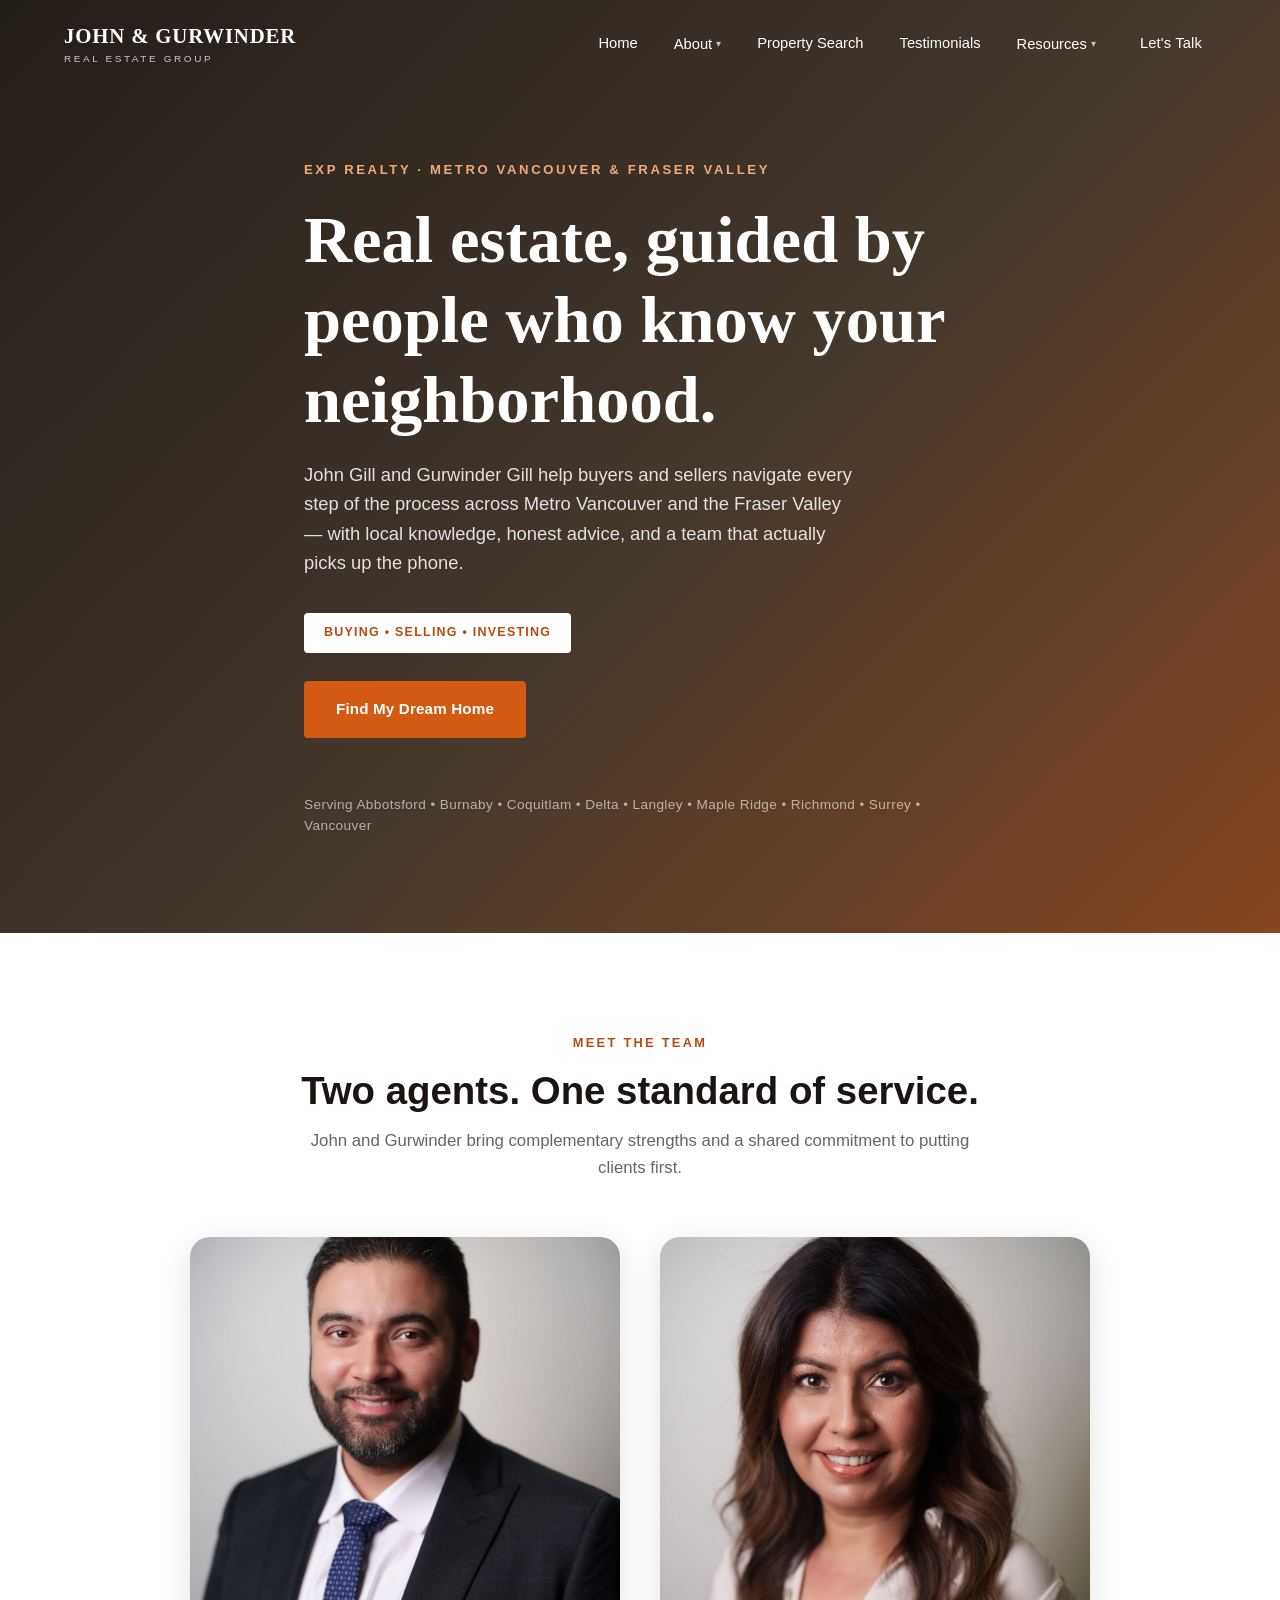
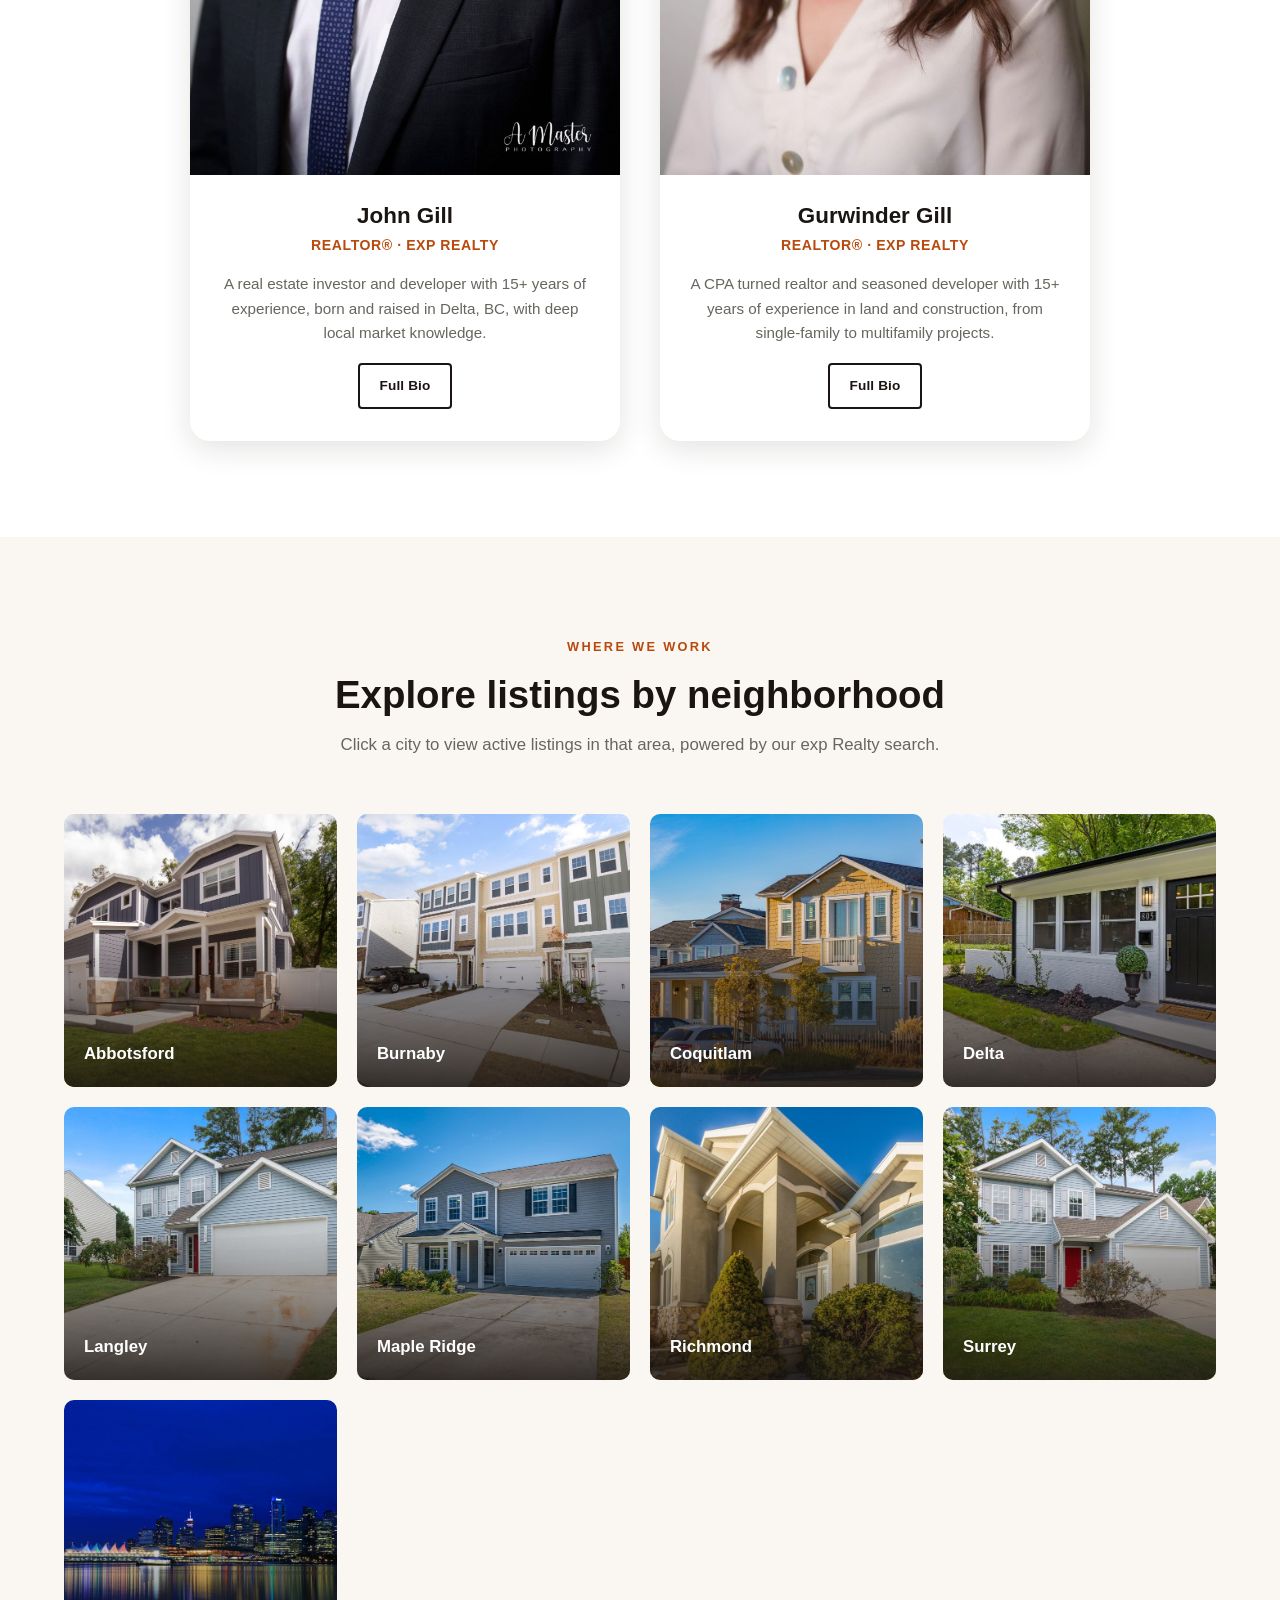
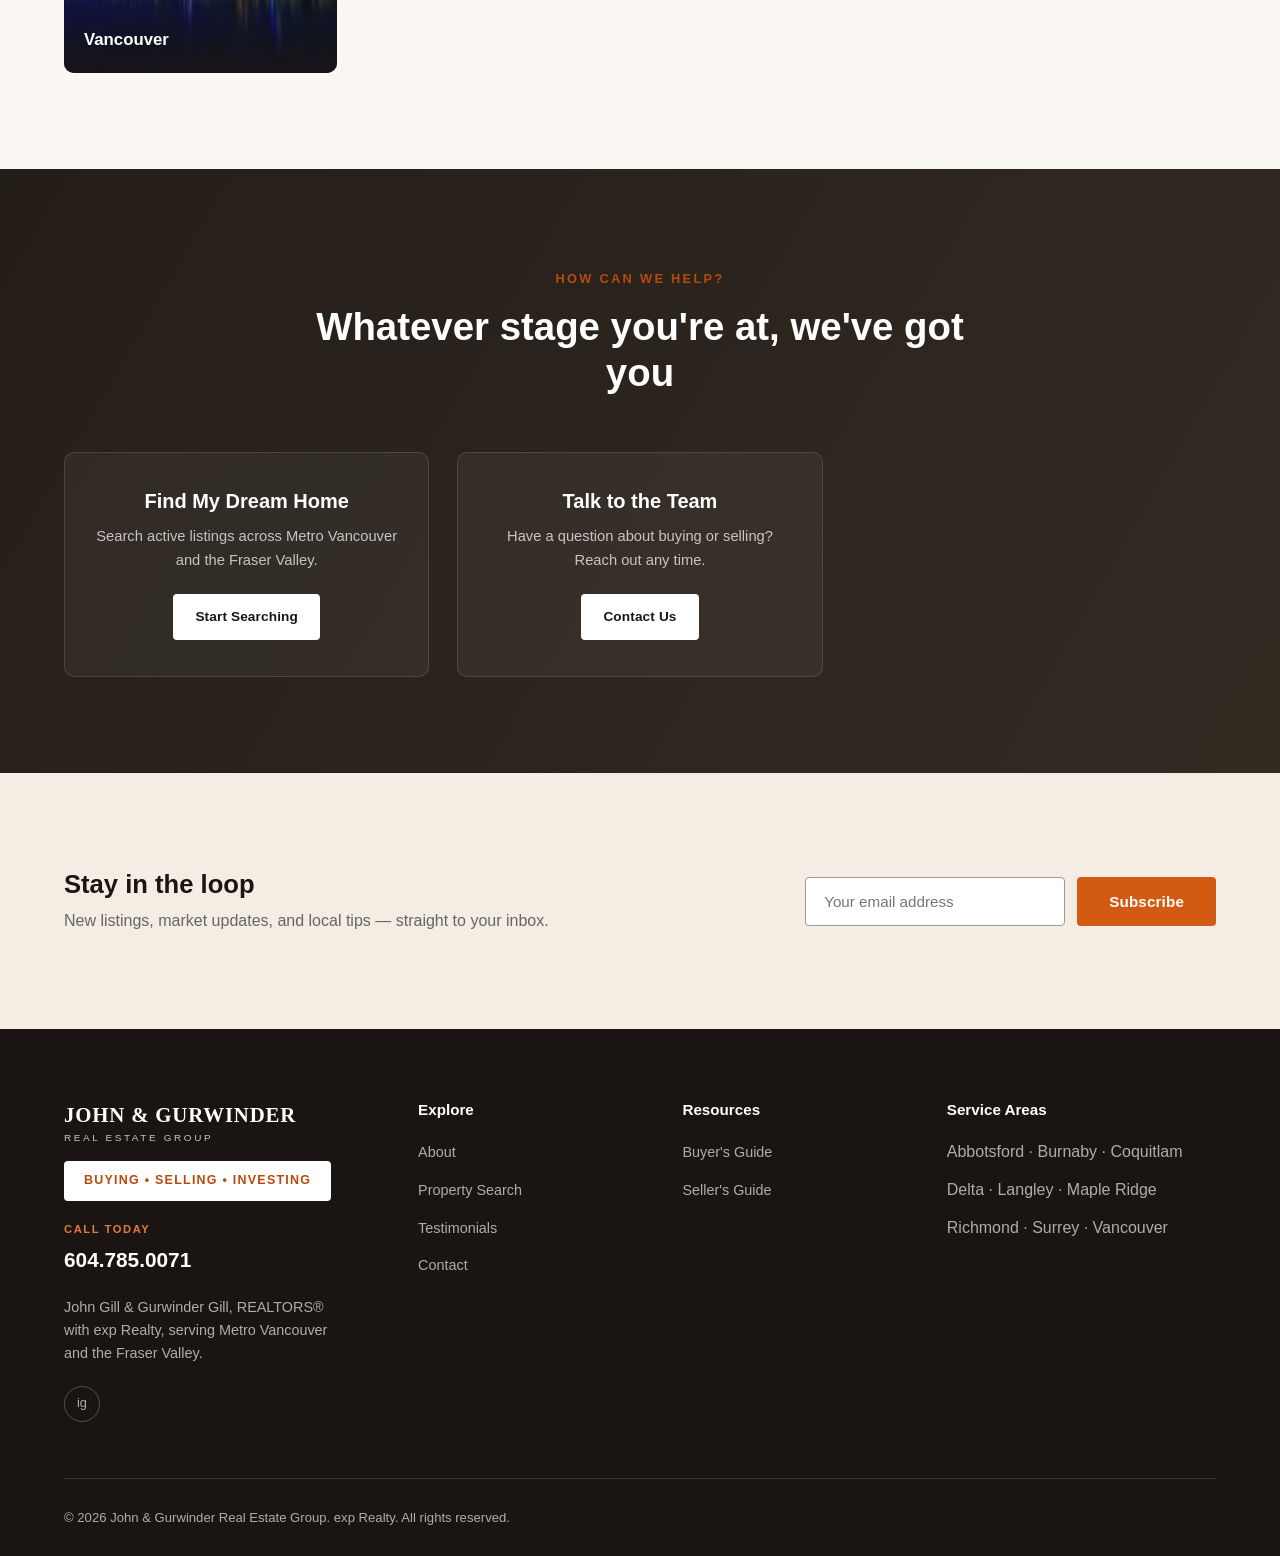
<file: index.html>
<!DOCTYPE html>
<html lang="en">
<head>
  <meta charset="UTF-8" />
  <meta name="viewport" content="width=device-width, initial-scale=1.0" />
  <title>John &amp; Gurwinder Real Estate Group | exp Realty</title>
  <meta name="description" content="John Gill and Gurwinder Gill, REALTORS® with exp Realty, serving Abbotsford, Burnaby, Coquitlam, Delta, Langley, Maple Ridge, Richmond, Surrey and Vancouver." />
  <link rel="stylesheet" href="css/style.css" />
</head>
<body>

  <!-- ============================= HEADER ============================= -->
  <header class="site-header">
    <div class="container nav-inner">
      <a href="index.html" class="logo">John &amp; Gurwinder <span>Real Estate Group</span></a>

      <button class="nav-toggle" aria-label="Toggle navigation" aria-expanded="false">
        <span></span><span></span><span></span>
      </button>

      <ul class="nav-menu">
        <li><a href="index.html">Home</a></li>

        <li class="has-dropdown">
          <button aria-haspopup="true">About <span class="caret">&#9662;</span></button>
          <ul class="dropdown">
            <li><a href="about.html#john">Meet John</a></li>
            <li><a href="about.html#gurwinder">Meet Gurwinder</a></li>
          </ul>
        </li>

        <li><a href="#" data-idx-search-all>Property Search</a></li>

        <li><a href="testimonials.html">Testimonials</a></li>

        <li class="has-dropdown">
          <button aria-haspopup="true">Resources <span class="caret">&#9662;</span></button>
          <ul class="dropdown">
            <li><a href="buyers-guide.html">Buyer's Guide</a></li>
            <li><a href="sellers-guide.html">Seller's Guide</a></li>
          </ul>
        </li>

        <li class="nav-cta"><a href="contact.html" class="btn btn-primary btn-sm">Let's Talk</a></li>
      </ul>
    </div>
  </header>

  <!-- ============================== HERO =============================== -->
  <section class="hero">
    <div class="hero-placeholder-img" role="img" aria-label="[PLACEHOLDER — replace with a full-bleed photo of John and Gurwinder]"></div>
    <div class="container hero-content">
      <span class="eyebrow">exp Realty &middot; Metro Vancouver &amp; Fraser Valley</span>
      <h1>Real estate, guided by people who know your neighborhood.</h1>
      <p>John Gill and Gurwinder Gill help buyers and sellers navigate every step of the process across Metro Vancouver and the Fraser Valley &mdash; with local knowledge, honest advice, and a team that actually picks up the phone.</p>
      <div class="tagline-bar" style="margin-bottom: 28px;">Buying &bull; Selling &bull; Investing</div>
      <div class="hero-actions">
        <a href="#" class="btn btn-primary" data-idx-search-all>Find My Dream Home</a>
      </div>
      <div class="hero-cities">Serving Abbotsford &bull; Burnaby &bull; Coquitlam &bull; Delta &bull; Langley &bull; Maple Ridge &bull; Richmond &bull; Surrey &bull; Vancouver</div>
    </div>
  </section>

  <!-- ========================== MEET THE TEAM ========================== -->
  <section id="team">
    <div class="container">
      <div class="section-heading">
        <span class="eyebrow">Meet the Team</span>
        <h2>Two agents. One standard of service.</h2>
        <p>John and Gurwinder bring complementary strengths and a shared commitment to putting clients first.</p>
      </div>

      <div class="team-grid">
        <div class="team-card">
          <div class="team-photo"><img src="images/john-gill.jpg" alt="John Gill" /></div>
          <div class="team-info">
            <h3>John Gill</h3>
            <div class="role">REALTOR&reg; &middot; exp Realty</div>
            <p class="bio">A real estate investor and developer with 15+ years of experience, born and raised in Delta, BC, with deep local market knowledge.</p>
            <a href="about.html#john" class="btn btn-secondary btn-sm">Full Bio</a>
          </div>
        </div>

        <div class="team-card">
          <div class="team-photo"><img src="images/gurwinder-gill.jpg" alt="Gurwinder Gill" /></div>
          <div class="team-info">
            <h3>Gurwinder Gill</h3>
            <div class="role">REALTOR&reg; &middot; exp Realty</div>
            <p class="bio">A CPA turned realtor and seasoned developer with 15+ years of experience in land and construction, from single-family to multifamily projects.</p>
            <a href="about.html#gurwinder" class="btn btn-secondary btn-sm">Full Bio</a>
          </div>
        </div>
      </div>
    </div>
  </section>

  <!-- ========================== NEIGHBORHOODS ========================== -->
  <section id="neighborhoods" style="background: var(--color-cream-100);">
    <div class="container">
      <div class="section-heading">
        <span class="eyebrow">Where We Work</span>
        <h2>Explore listings by neighborhood</h2>
        <p>Click a city to view active listings in that area, powered by our exp Realty search.</p>
      </div>

      <div class="city-grid" data-city-grid></div>
    </div>
  </section>

  <!-- ============================ CTA BAND ============================ -->
  <section class="cta-band">
    <div class="container">
      <div class="section-heading light">
        <span class="eyebrow">How Can We Help?</span>
        <h2>Whatever stage you're at, we've got you</h2>
      </div>

      <div class="cta-grid">
        <div class="cta-card">
          <h3>Find My Dream Home</h3>
          <p>Search active listings across Metro Vancouver and the Fraser Valley.</p>
          <a href="#" class="btn btn-light btn-sm" data-idx-search-all>Start Searching</a>
        </div>
        <div class="cta-card">
          <h3>Talk to the Team</h3>
          <p>Have a question about buying or selling? Reach out any time.</p>
          <a href="contact.html" class="btn btn-light btn-sm">Contact Us</a>
        </div>
      </div>
    </div>
  </section>

  <!-- ============================ NEWSLETTER =========================== -->
  <section class="newsletter">
    <div class="container newsletter-inner">
      <div class="newsletter-text">
        <h2>Stay in the loop</h2>
        <p>New listings, market updates, and local tips — straight to your inbox.</p>
      </div>
      <!-- TODO: connect to lead capture -->
      <form class="newsletter-form" action="#" method="post">
        <input type="email" class="form-input" placeholder="Your email address" required aria-label="Email address" />
        <button type="submit" class="btn btn-primary">Subscribe</button>
      </form>
    </div>
  </section>

  <!-- ============================= FOOTER =============================== -->
  <footer class="site-footer">
    <div class="container">
      <div class="footer-grid">
        <div class="footer-brand">
          <a href="index.html" class="logo">John &amp; Gurwinder <span>Real Estate Group</span></a>
          <div class="tagline-bar">Buying &bull; Selling &bull; Investing</div>
          <span class="footer-phone-label">Call Today</span>
          <a href="tel:+16047850071" class="footer-phone">604.785.0071</a>
          <p>John Gill &amp; Gurwinder Gill, REALTORS&reg; with exp Realty, serving Metro Vancouver and the Fraser Valley.</p>
          <div class="footer-socials">
            <a href="https://www.instagram.com/johngurwinder?igsi=d2JqZTdqY3VxNjhq" aria-label="Instagram" target="_blank" rel="noopener">ig</a>
          </div>
        </div>

        <div class="footer-col">
          <h4>Explore</h4>
          <ul>
            <li><a href="about.html">About</a></li>
            <li><a href="#" data-idx-search-all>Property Search</a></li>
            <li><a href="testimonials.html">Testimonials</a></li>
            <li><a href="contact.html">Contact</a></li>
          </ul>
        </div>

        <div class="footer-col">
          <h4>Resources</h4>
          <ul>
            <li><a href="buyers-guide.html">Buyer's Guide</a></li>
            <li><a href="sellers-guide.html">Seller's Guide</a></li>
          </ul>
        </div>

        <div class="footer-col">
          <h4>Service Areas</h4>
          <ul>
            <li>Abbotsford &middot; Burnaby &middot; Coquitlam</li>
            <li>Delta &middot; Langley &middot; Maple Ridge</li>
            <li>Richmond &middot; Surrey &middot; Vancouver</li>
          </ul>
        </div>
      </div>

      <div class="footer-bottom">
        <span>&copy; <span id="current-year"></span> John &amp; Gurwinder Real Estate Group. exp Realty. All rights reserved.</span>
      </div>
    </div>
  </footer>

  <script src="js/main.js"></script>
</body>
</html>
</file>
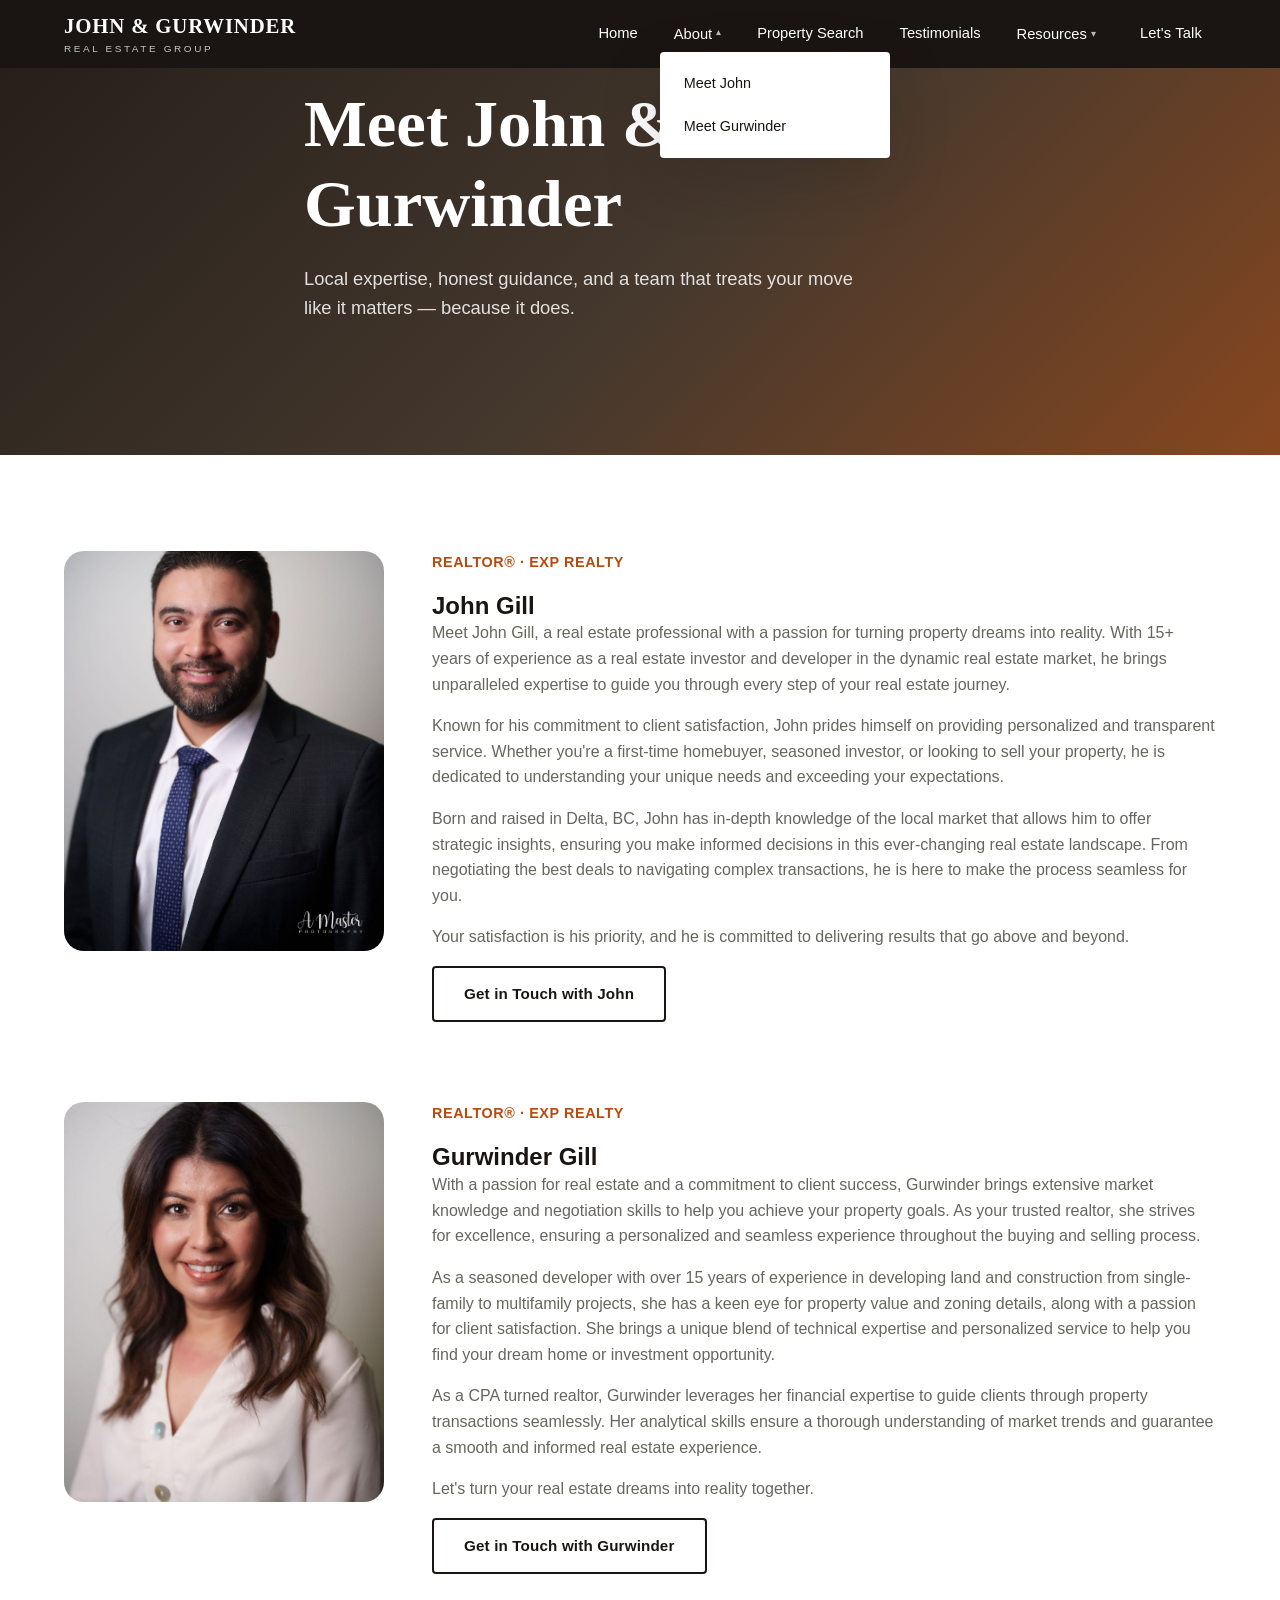
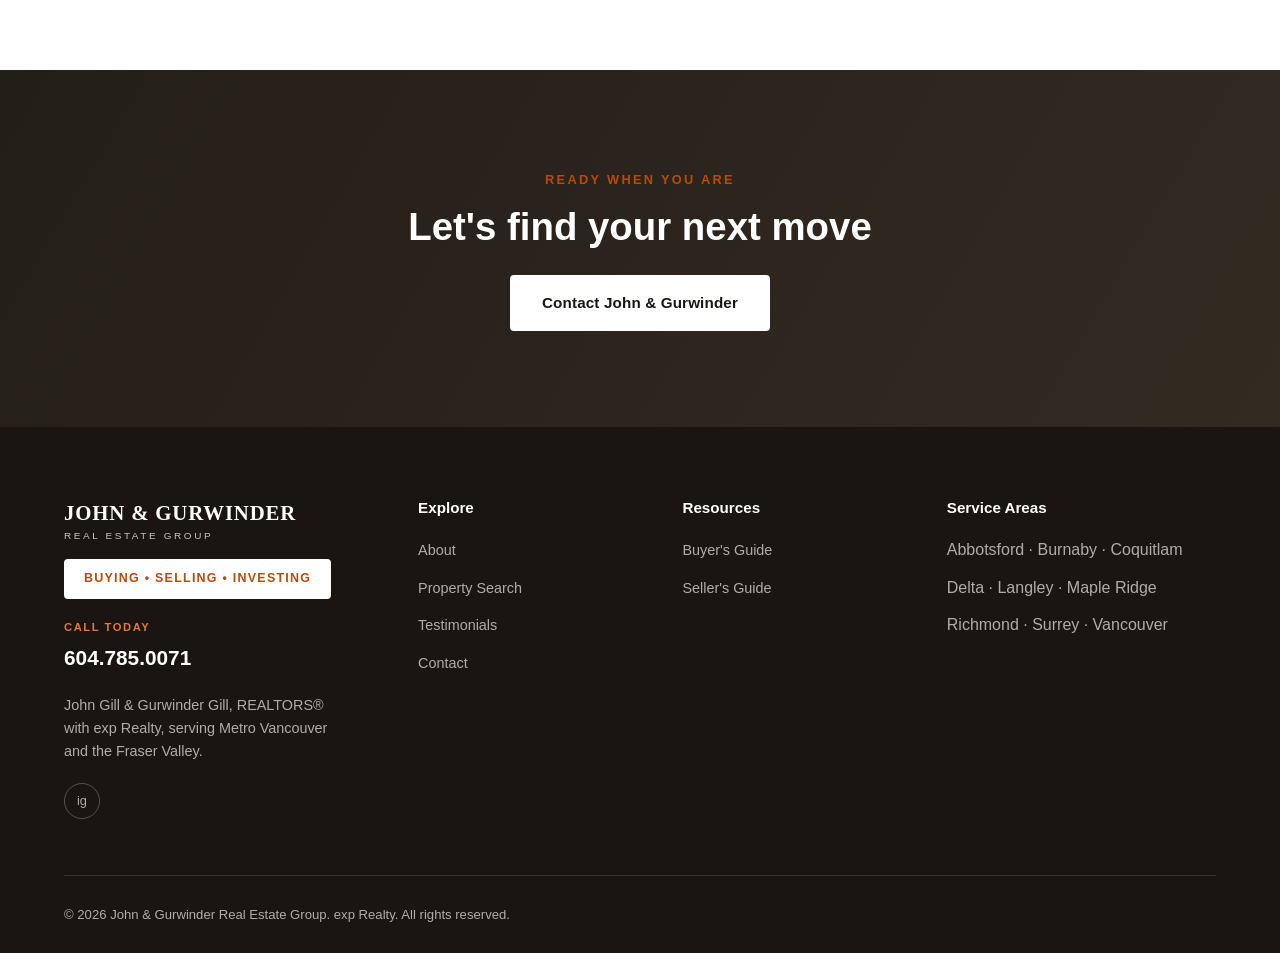
<file: about.html>
<!DOCTYPE html>
<html lang="en">
<head>
  <meta charset="UTF-8" />
  <meta name="viewport" content="width=device-width, initial-scale=1.0" />
  <title>About | John &amp; Gurwinder Real Estate Group</title>
  <meta name="description" content="Meet John Gill and Gurwinder Gill, REALTORS® with exp Realty." />
  <link rel="stylesheet" href="css/style.css" />
</head>
<body>

  <header class="site-header solid">
    <div class="container nav-inner">
      <a href="index.html" class="logo">John &amp; Gurwinder <span>Real Estate Group</span></a>
      <button class="nav-toggle" aria-label="Toggle navigation" aria-expanded="false">
        <span></span><span></span><span></span>
      </button>
      <ul class="nav-menu">
        <li><a href="index.html">Home</a></li>
        <li class="has-dropdown open">
          <button aria-haspopup="true">About <span class="caret">&#9662;</span></button>
          <ul class="dropdown">
            <li><a href="about.html#john">Meet John</a></li>
            <li><a href="about.html#gurwinder">Meet Gurwinder</a></li>
          </ul>
        </li>
        <li><a href="#" data-idx-search-all>Property Search</a></li>
        <li><a href="testimonials.html">Testimonials</a></li>
        <li class="has-dropdown">
          <button aria-haspopup="true">Resources <span class="caret">&#9662;</span></button>
          <ul class="dropdown">
            <li><a href="buyers-guide.html">Buyer's Guide</a></li>
            <li><a href="sellers-guide.html">Seller's Guide</a></li>
          </ul>
        </li>
        <li class="nav-cta"><a href="contact.html" class="btn btn-primary btn-sm">Let's Talk</a></li>
      </ul>
    </div>
  </header>

  <section class="hero page-hero">
    <div class="hero-placeholder-img" role="img" aria-label="[PLACEHOLDER — about page hero photo]"></div>
    <div class="container hero-content">
      <span class="eyebrow">About Us</span>
      <h1>Meet John &amp; Gurwinder</h1>
      <p>Local expertise, honest guidance, and a team that treats your move like it matters — because it does.</p>
    </div>
  </section>

  <section id="john">
    <div class="container">
      <div class="bio-block">
        <div class="bio-photo"><img src="images/john-gill.jpg" alt="John Gill" /></div>
        <div class="bio-text">
          <span class="role">REALTOR&reg; &middot; exp Realty</span>
          <h2>John Gill</h2>
          <p>Meet John Gill, a real estate professional with a passion for turning property dreams into reality. With 15+ years of experience as a real estate investor and developer in the dynamic real estate market, he brings unparalleled expertise to guide you through every step of your real estate journey.</p>
          <p>Known for his commitment to client satisfaction, John prides himself on providing personalized and transparent service. Whether you're a first-time homebuyer, seasoned investor, or looking to sell your property, he is dedicated to understanding your unique needs and exceeding your expectations.</p>
          <p>Born and raised in Delta, BC, John has in-depth knowledge of the local market that allows him to offer strategic insights, ensuring you make informed decisions in this ever-changing real estate landscape. From negotiating the best deals to navigating complex transactions, he is here to make the process seamless for you.</p>
          <p>Your satisfaction is his priority, and he is committed to delivering results that go above and beyond.</p>
          <a href="contact.html" class="btn btn-secondary">Get in Touch with John</a>
        </div>
      </div>

      <div class="bio-block" id="gurwinder">
        <div class="bio-photo"><img src="images/gurwinder-gill.jpg" alt="Gurwinder Gill" /></div>
        <div class="bio-text">
          <span class="role">REALTOR&reg; &middot; exp Realty</span>
          <h2>Gurwinder Gill</h2>
          <p>With a passion for real estate and a commitment to client success, Gurwinder brings extensive market knowledge and negotiation skills to help you achieve your property goals. As your trusted realtor, she strives for excellence, ensuring a personalized and seamless experience throughout the buying and selling process.</p>
          <p>As a seasoned developer with over 15 years of experience in developing land and construction from single-family to multifamily projects, she has a keen eye for property value and zoning details, along with a passion for client satisfaction. She brings a unique blend of technical expertise and personalized service to help you find your dream home or investment opportunity.</p>
          <p>As a CPA turned realtor, Gurwinder leverages her financial expertise to guide clients through property transactions seamlessly. Her analytical skills ensure a thorough understanding of market trends and guarantee a smooth and informed real estate experience.</p>
          <p>Let's turn your real estate dreams into reality together.</p>
          <a href="contact.html" class="btn btn-secondary">Get in Touch with Gurwinder</a>
        </div>
      </div>
    </div>
  </section>

  <section class="cta-band">
    <div class="container" style="text-align:center;">
      <div class="section-heading light" style="margin-bottom: 24px;">
        <span class="eyebrow">Ready When You Are</span>
        <h2>Let's find your next move</h2>
      </div>
      <a href="contact.html" class="btn btn-light">Contact John &amp; Gurwinder</a>
    </div>
  </section>

  <footer class="site-footer">
    <div class="container">
      <div class="footer-grid">
        <div class="footer-brand">
          <a href="index.html" class="logo">John &amp; Gurwinder <span>Real Estate Group</span></a>
          <div class="tagline-bar">Buying &bull; Selling &bull; Investing</div>
          <span class="footer-phone-label">Call Today</span>
          <a href="tel:+16047850071" class="footer-phone">604.785.0071</a>
          <p>John Gill &amp; Gurwinder Gill, REALTORS&reg; with exp Realty, serving Metro Vancouver and the Fraser Valley.</p>
          <div class="footer-socials">
            <a href="https://www.instagram.com/johngurwinder?igsi=d2JqZTdqY3VxNjhq" aria-label="Instagram" target="_blank" rel="noopener">ig</a>
          </div>
        </div>
        <div class="footer-col">
          <h4>Explore</h4>
          <ul>
            <li><a href="about.html">About</a></li>
            <li><a href="#" data-idx-search-all>Property Search</a></li>
            <li><a href="testimonials.html">Testimonials</a></li>
            <li><a href="contact.html">Contact</a></li>
          </ul>
        </div>
        <div class="footer-col">
          <h4>Resources</h4>
          <ul>
            <li><a href="buyers-guide.html">Buyer's Guide</a></li>
            <li><a href="sellers-guide.html">Seller's Guide</a></li>
          </ul>
        </div>
        <div class="footer-col">
          <h4>Service Areas</h4>
          <ul>
            <li>Abbotsford &middot; Burnaby &middot; Coquitlam</li>
            <li>Delta &middot; Langley &middot; Maple Ridge</li>
            <li>Richmond &middot; Surrey &middot; Vancouver</li>
          </ul>
        </div>
      </div>
      <div class="footer-bottom">
        <span>&copy; <span id="current-year"></span> John &amp; Gurwinder Real Estate Group. exp Realty. All rights reserved.</span>
      </div>
    </div>
  </footer>

  <script src="js/main.js"></script>
</body>
</html>
</file>
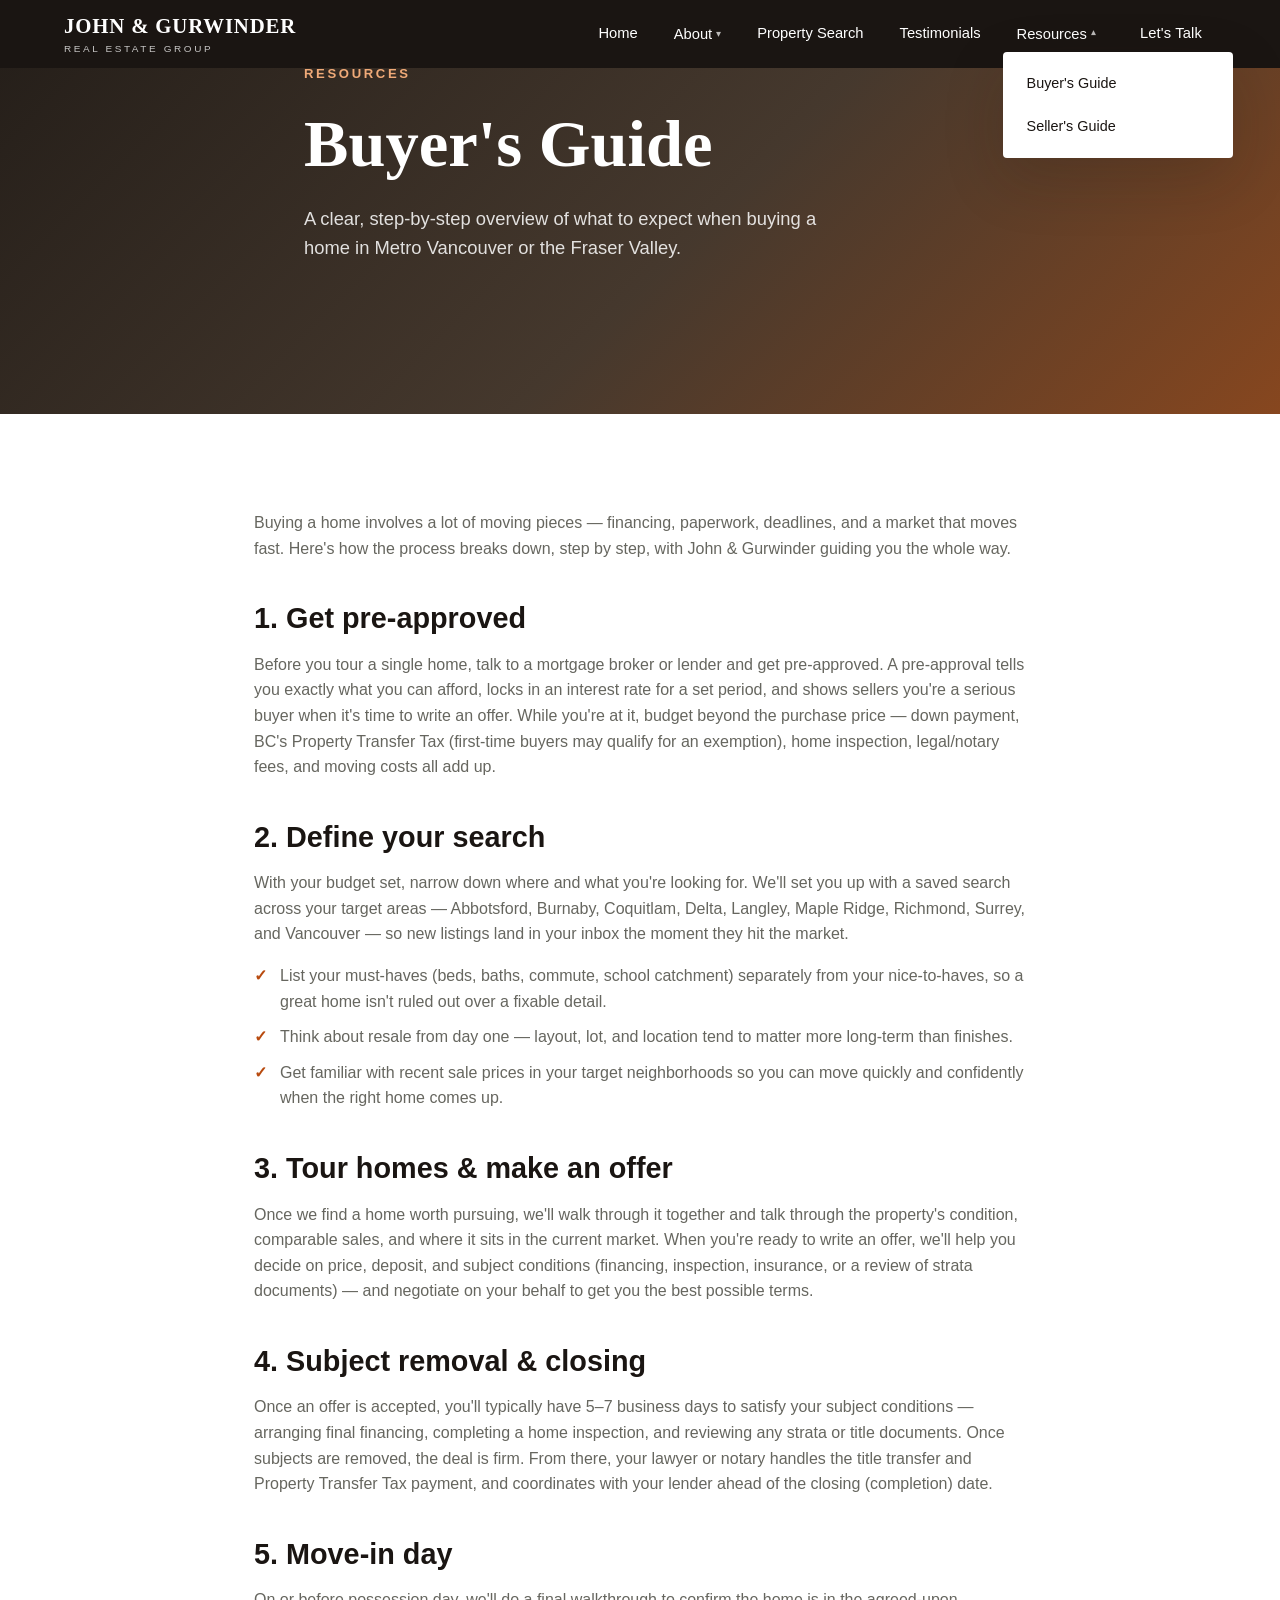
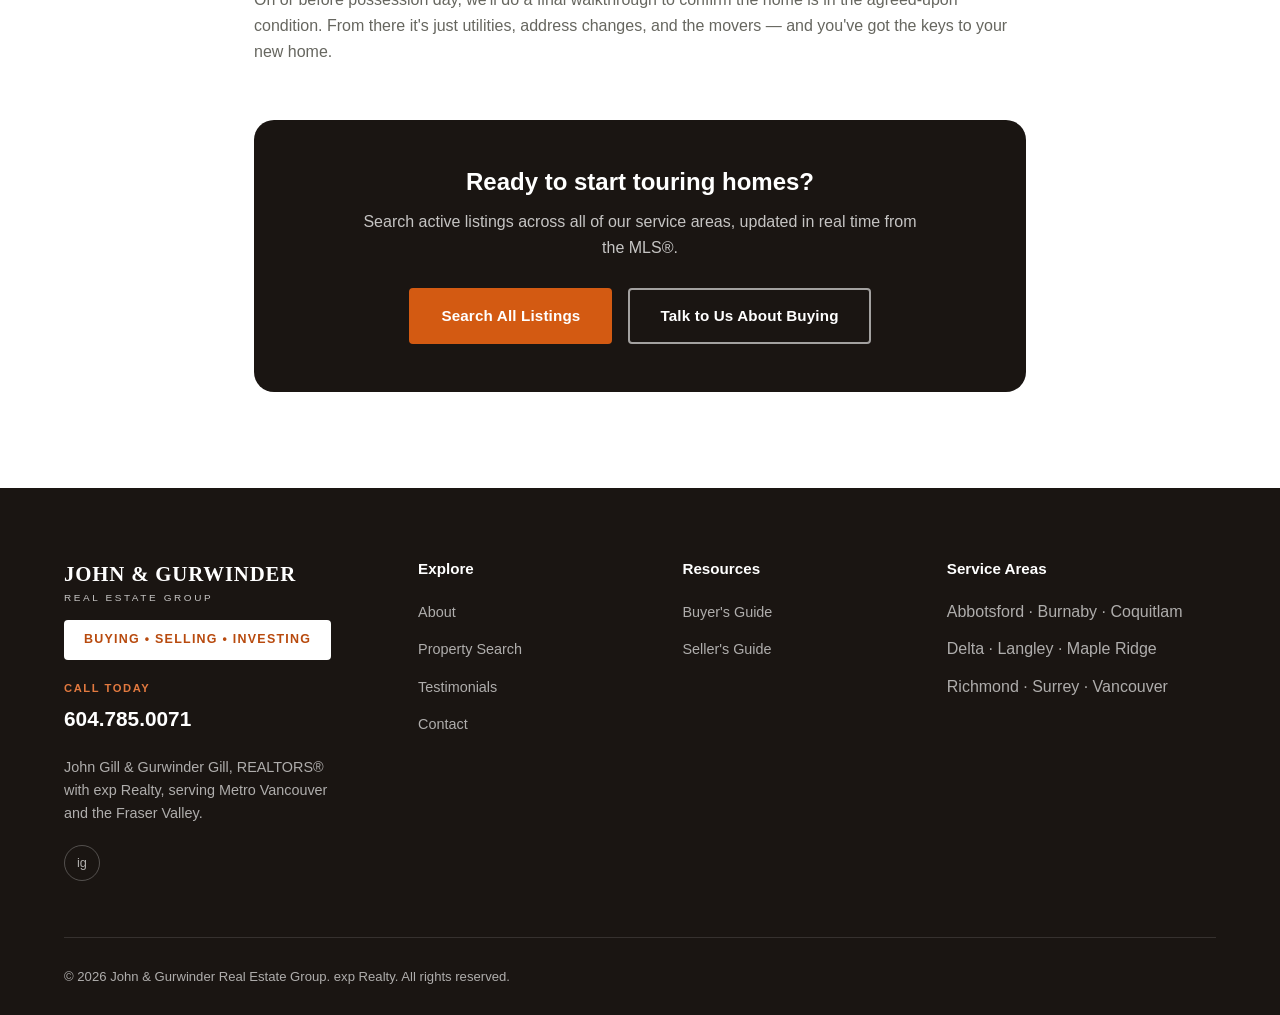
<file: buyers-guide.html>
<!DOCTYPE html>
<html lang="en">
<head>
  <meta charset="UTF-8" />
  <meta name="viewport" content="width=device-width, initial-scale=1.0" />
  <title>Buyer's Guide | John &amp; Gurwinder Real Estate Group</title>
  <meta name="description" content="A step-by-step guide to buying a home with John Gill and Gurwinder Gill, exp Realty." />
  <link rel="stylesheet" href="css/style.css" />
</head>
<body>

  <header class="site-header solid">
    <div class="container nav-inner">
      <a href="index.html" class="logo">John &amp; Gurwinder <span>Real Estate Group</span></a>
      <button class="nav-toggle" aria-label="Toggle navigation" aria-expanded="false">
        <span></span><span></span><span></span>
      </button>
      <ul class="nav-menu">
        <li><a href="index.html">Home</a></li>
        <li class="has-dropdown">
          <button aria-haspopup="true">About <span class="caret">&#9662;</span></button>
          <ul class="dropdown">
            <li><a href="about.html#john">Meet John</a></li>
            <li><a href="about.html#gurwinder">Meet Gurwinder</a></li>
          </ul>
        </li>
        <li><a href="#" data-idx-search-all>Property Search</a></li>
        <li><a href="testimonials.html">Testimonials</a></li>
        <li class="has-dropdown open">
          <button aria-haspopup="true">Resources <span class="caret">&#9662;</span></button>
          <ul class="dropdown">
            <li><a href="buyers-guide.html">Buyer's Guide</a></li>
            <li><a href="sellers-guide.html">Seller's Guide</a></li>
          </ul>
        </li>
        <li class="nav-cta"><a href="contact.html" class="btn btn-primary btn-sm">Let's Talk</a></li>
      </ul>
    </div>
  </header>

  <section class="hero page-hero">
    <div class="hero-placeholder-img" role="img" aria-label="[PLACEHOLDER — buyer's guide hero photo]"></div>
    <div class="container hero-content">
      <span class="eyebrow">Resources</span>
      <h1>Buyer's Guide</h1>
      <p>A clear, step-by-step overview of what to expect when buying a home in Metro Vancouver or the Fraser Valley.</p>
    </div>
  </section>

  <section>
    <div class="container content-block">
      <p>Buying a home involves a lot of moving pieces — financing, paperwork, deadlines, and a market that moves fast. Here's how the process breaks down, step by step, with John &amp; Gurwinder guiding you the whole way.</p>

      <h2>1. Get pre-approved</h2>
      <p>Before you tour a single home, talk to a mortgage broker or lender and get pre-approved. A pre-approval tells you exactly what you can afford, locks in an interest rate for a set period, and shows sellers you're a serious buyer when it's time to write an offer. While you're at it, budget beyond the purchase price — down payment, BC's Property Transfer Tax (first-time buyers may qualify for an exemption), home inspection, legal/notary fees, and moving costs all add up.</p>

      <h2>2. Define your search</h2>
      <p>With your budget set, narrow down where and what you're looking for. We'll set you up with a saved search across your target areas — Abbotsford, Burnaby, Coquitlam, Delta, Langley, Maple Ridge, Richmond, Surrey, and Vancouver — so new listings land in your inbox the moment they hit the market.</p>
      <ul>
        <li>List your must-haves (beds, baths, commute, school catchment) separately from your nice-to-haves, so a great home isn't ruled out over a fixable detail.</li>
        <li>Think about resale from day one — layout, lot, and location tend to matter more long-term than finishes.</li>
        <li>Get familiar with recent sale prices in your target neighborhoods so you can move quickly and confidently when the right home comes up.</li>
      </ul>

      <h2>3. Tour homes &amp; make an offer</h2>
      <p>Once we find a home worth pursuing, we'll walk through it together and talk through the property's condition, comparable sales, and where it sits in the current market. When you're ready to write an offer, we'll help you decide on price, deposit, and subject conditions (financing, inspection, insurance, or a review of strata documents) — and negotiate on your behalf to get you the best possible terms.</p>

      <h2>4. Subject removal &amp; closing</h2>
      <p>Once an offer is accepted, you'll typically have 5–7 business days to satisfy your subject conditions — arranging final financing, completing a home inspection, and reviewing any strata or title documents. Once subjects are removed, the deal is firm. From there, your lawyer or notary handles the title transfer and Property Transfer Tax payment, and coordinates with your lender ahead of the closing (completion) date.</p>

      <h2>5. Move-in day</h2>
      <p>On or before possession day, we'll do a final walkthrough to confirm the home is in the agreed-upon condition. From there it's just utilities, address changes, and the movers — and you've got the keys to your new home.</p>

      <div class="idx-callout" style="margin-top: 56px;">
        <h3>Ready to start touring homes?</h3>
        <p>Search active listings across all of our service areas, updated in real time from the MLS&reg;.</p>
        <div class="btn-row">
          <a href="#" class="btn btn-primary" data-idx-search-all>Search All Listings</a>
          <a href="contact.html" class="btn btn-outline-light">Talk to Us About Buying</a>
        </div>
      </div>
    </div>
  </section>

  <footer class="site-footer">
    <div class="container">
      <div class="footer-grid">
        <div class="footer-brand">
          <a href="index.html" class="logo">John &amp; Gurwinder <span>Real Estate Group</span></a>
          <div class="tagline-bar">Buying &bull; Selling &bull; Investing</div>
          <span class="footer-phone-label">Call Today</span>
          <a href="tel:+16047850071" class="footer-phone">604.785.0071</a>
          <p>John Gill &amp; Gurwinder Gill, REALTORS&reg; with exp Realty, serving Metro Vancouver and the Fraser Valley.</p>
          <div class="footer-socials">
            <a href="https://www.instagram.com/johngurwinder?igsi=d2JqZTdqY3VxNjhq" aria-label="Instagram" target="_blank" rel="noopener">ig</a>
          </div>
        </div>
        <div class="footer-col">
          <h4>Explore</h4>
          <ul>
            <li><a href="about.html">About</a></li>
            <li><a href="#" data-idx-search-all>Property Search</a></li>
            <li><a href="testimonials.html">Testimonials</a></li>
            <li><a href="contact.html">Contact</a></li>
          </ul>
        </div>
        <div class="footer-col">
          <h4>Resources</h4>
          <ul>
            <li><a href="buyers-guide.html">Buyer's Guide</a></li>
            <li><a href="sellers-guide.html">Seller's Guide</a></li>
          </ul>
        </div>
        <div class="footer-col">
          <h4>Service Areas</h4>
          <ul>
            <li>Abbotsford &middot; Burnaby &middot; Coquitlam</li>
            <li>Delta &middot; Langley &middot; Maple Ridge</li>
            <li>Richmond &middot; Surrey &middot; Vancouver</li>
          </ul>
        </div>
      </div>
      <div class="footer-bottom">
        <span>&copy; <span id="current-year"></span> John &amp; Gurwinder Real Estate Group. exp Realty. All rights reserved.</span>
      </div>
    </div>
  </footer>

  <script src="js/main.js"></script>
</body>
</html>
</file>
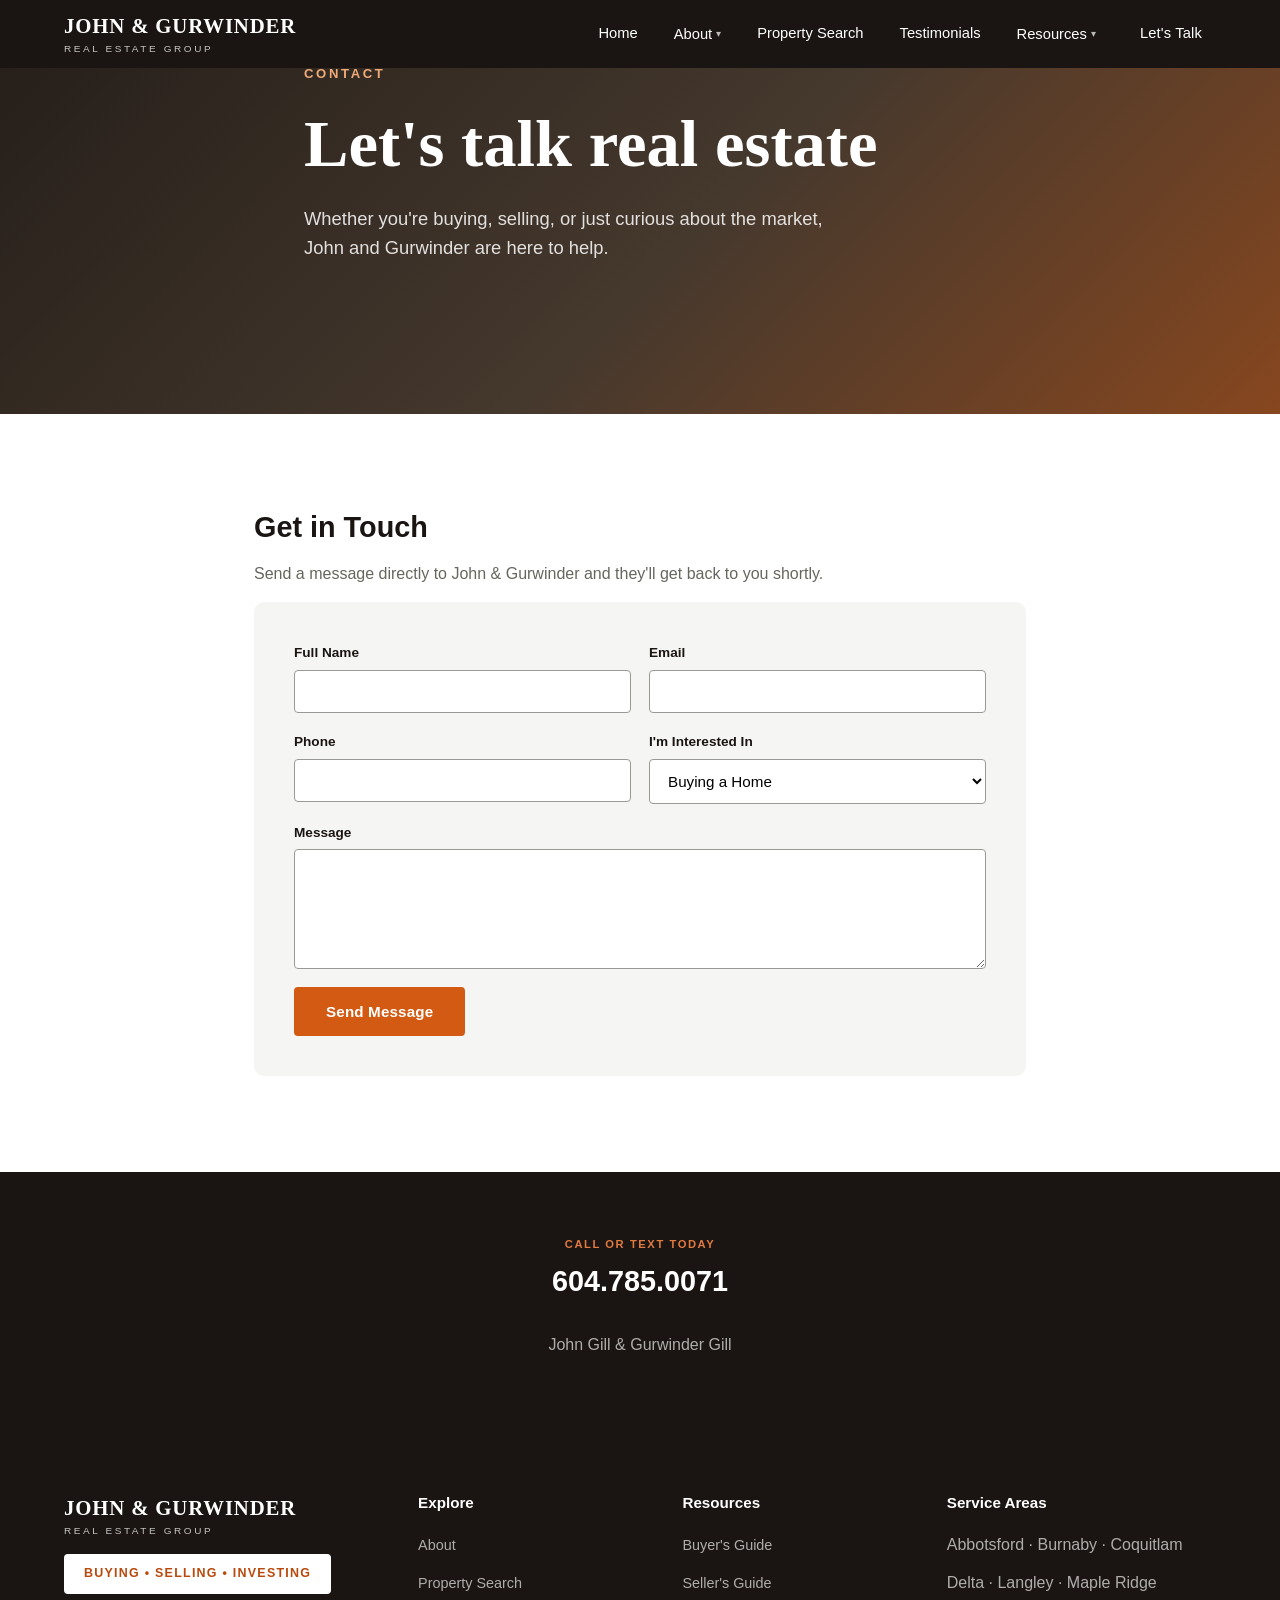
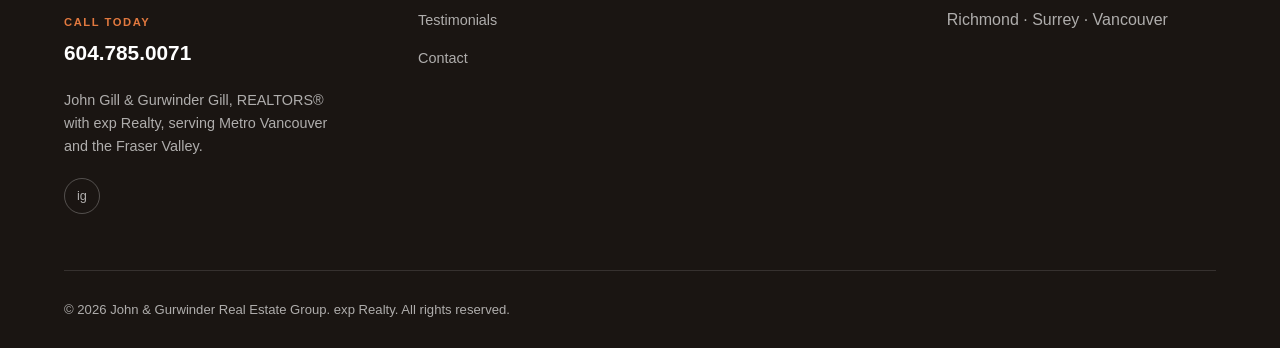
<file: contact.html>
<!DOCTYPE html>
<html lang="en">
<head>
  <meta charset="UTF-8" />
  <meta name="viewport" content="width=device-width, initial-scale=1.0" />
  <title>Contact | John &amp; Gurwinder Real Estate Group</title>
  <meta name="description" content="Get in touch with John Gill and Gurwinder Gill, REALTORS® with exp Realty." />
  <link rel="stylesheet" href="css/style.css" />
</head>
<body>

  <header class="site-header solid">
    <div class="container nav-inner">
      <a href="index.html" class="logo">John &amp; Gurwinder <span>Real Estate Group</span></a>
      <button class="nav-toggle" aria-label="Toggle navigation" aria-expanded="false">
        <span></span><span></span><span></span>
      </button>
      <ul class="nav-menu">
        <li><a href="index.html">Home</a></li>
        <li class="has-dropdown">
          <button aria-haspopup="true">About <span class="caret">&#9662;</span></button>
          <ul class="dropdown">
            <li><a href="about.html#john">Meet John</a></li>
            <li><a href="about.html#gurwinder">Meet Gurwinder</a></li>
          </ul>
        </li>
        <li><a href="#" data-idx-search-all>Property Search</a></li>
        <li><a href="testimonials.html">Testimonials</a></li>
        <li class="has-dropdown">
          <button aria-haspopup="true">Resources <span class="caret">&#9662;</span></button>
          <ul class="dropdown">
            <li><a href="buyers-guide.html">Buyer's Guide</a></li>
            <li><a href="sellers-guide.html">Seller's Guide</a></li>
          </ul>
        </li>
        <li class="nav-cta"><a href="contact.html" class="btn btn-primary btn-sm">Let's Talk</a></li>
      </ul>
    </div>
  </header>

  <section class="hero page-hero">
    <div class="hero-placeholder-img" role="img" aria-label="[PLACEHOLDER — contact page hero photo]"></div>
    <div class="container hero-content">
      <span class="eyebrow">Contact</span>
      <h1>Let's talk real estate</h1>
      <p>Whether you're buying, selling, or just curious about the market, John and Gurwinder are here to help.</p>
    </div>
  </section>

  <section id="contact-form">
    <div class="container content-block">
      <h2>Get in Touch</h2>
      <p>Send a message directly to John &amp; Gurwinder and they'll get back to you shortly.</p>

      <form class="form-card" action="https://formspree.io/f/xeaqyzvd" method="post">
        <input type="hidden" name="_subject" value="New website lead — John &amp; Gurwinder" />
        <div class="form-row">
          <div class="form-group">
            <label for="contact-name">Full Name</label>
            <input type="text" id="contact-name" name="name" required />
          </div>
          <div class="form-group">
            <label for="contact-email">Email</label>
            <input type="email" id="contact-email" name="email" required />
          </div>
        </div>
        <div class="form-row">
          <div class="form-group">
            <label for="contact-phone">Phone</label>
            <input type="tel" id="contact-phone" name="phone" />
          </div>
          <div class="form-group">
            <label for="contact-reason">I'm Interested In</label>
            <select id="contact-reason" name="reason">
              <option value="buying">Buying a Home</option>
              <option value="selling">Selling a Home</option>
              <option value="both">Buying &amp; Selling</option>
              <option value="general">General Question</option>
            </select>
          </div>
        </div>
        <div class="form-row">
          <div class="form-group full">
            <label for="contact-message">Message</label>
            <textarea id="contact-message" name="message"></textarea>
          </div>
        </div>
        <button type="submit" class="btn btn-primary">Send Message</button>
      </form>
    </div>
  </section>

  <section style="background: var(--color-ink-900); padding: 64px 0; text-align: center;">
    <div class="container">
      <span class="footer-phone-label">Call or Text Today</span>
      <a href="tel:+16047850071" class="footer-phone" style="font-size: 1.8rem;">604.785.0071</a>
      <p style="color: rgba(255,255,255,0.65); margin-top: 8px;">John Gill &amp; Gurwinder Gill</p>
    </div>
  </section>

  <footer class="site-footer">
    <div class="container">
      <div class="footer-grid">
        <div class="footer-brand">
          <a href="index.html" class="logo">John &amp; Gurwinder <span>Real Estate Group</span></a>
          <div class="tagline-bar">Buying &bull; Selling &bull; Investing</div>
          <span class="footer-phone-label">Call Today</span>
          <a href="tel:+16047850071" class="footer-phone">604.785.0071</a>
          <p>John Gill &amp; Gurwinder Gill, REALTORS&reg; with exp Realty, serving Metro Vancouver and the Fraser Valley.</p>
          <div class="footer-socials">
            <a href="https://www.instagram.com/johngurwinder?igsi=d2JqZTdqY3VxNjhq" aria-label="Instagram" target="_blank" rel="noopener">ig</a>
          </div>
        </div>
        <div class="footer-col">
          <h4>Explore</h4>
          <ul>
            <li><a href="about.html">About</a></li>
            <li><a href="#" data-idx-search-all>Property Search</a></li>
            <li><a href="testimonials.html">Testimonials</a></li>
            <li><a href="contact.html">Contact</a></li>
          </ul>
        </div>
        <div class="footer-col">
          <h4>Resources</h4>
          <ul>
            <li><a href="buyers-guide.html">Buyer's Guide</a></li>
            <li><a href="sellers-guide.html">Seller's Guide</a></li>
          </ul>
        </div>
        <div class="footer-col">
          <h4>Service Areas</h4>
          <ul>
            <li>Abbotsford &middot; Burnaby &middot; Coquitlam</li>
            <li>Delta &middot; Langley &middot; Maple Ridge</li>
            <li>Richmond &middot; Surrey &middot; Vancouver</li>
          </ul>
        </div>
      </div>
      <div class="footer-bottom">
        <span>&copy; <span id="current-year"></span> John &amp; Gurwinder Real Estate Group. exp Realty. All rights reserved.</span>
      </div>
    </div>
  </footer>

  <script src="js/main.js"></script>
</body>
</html>
</file>
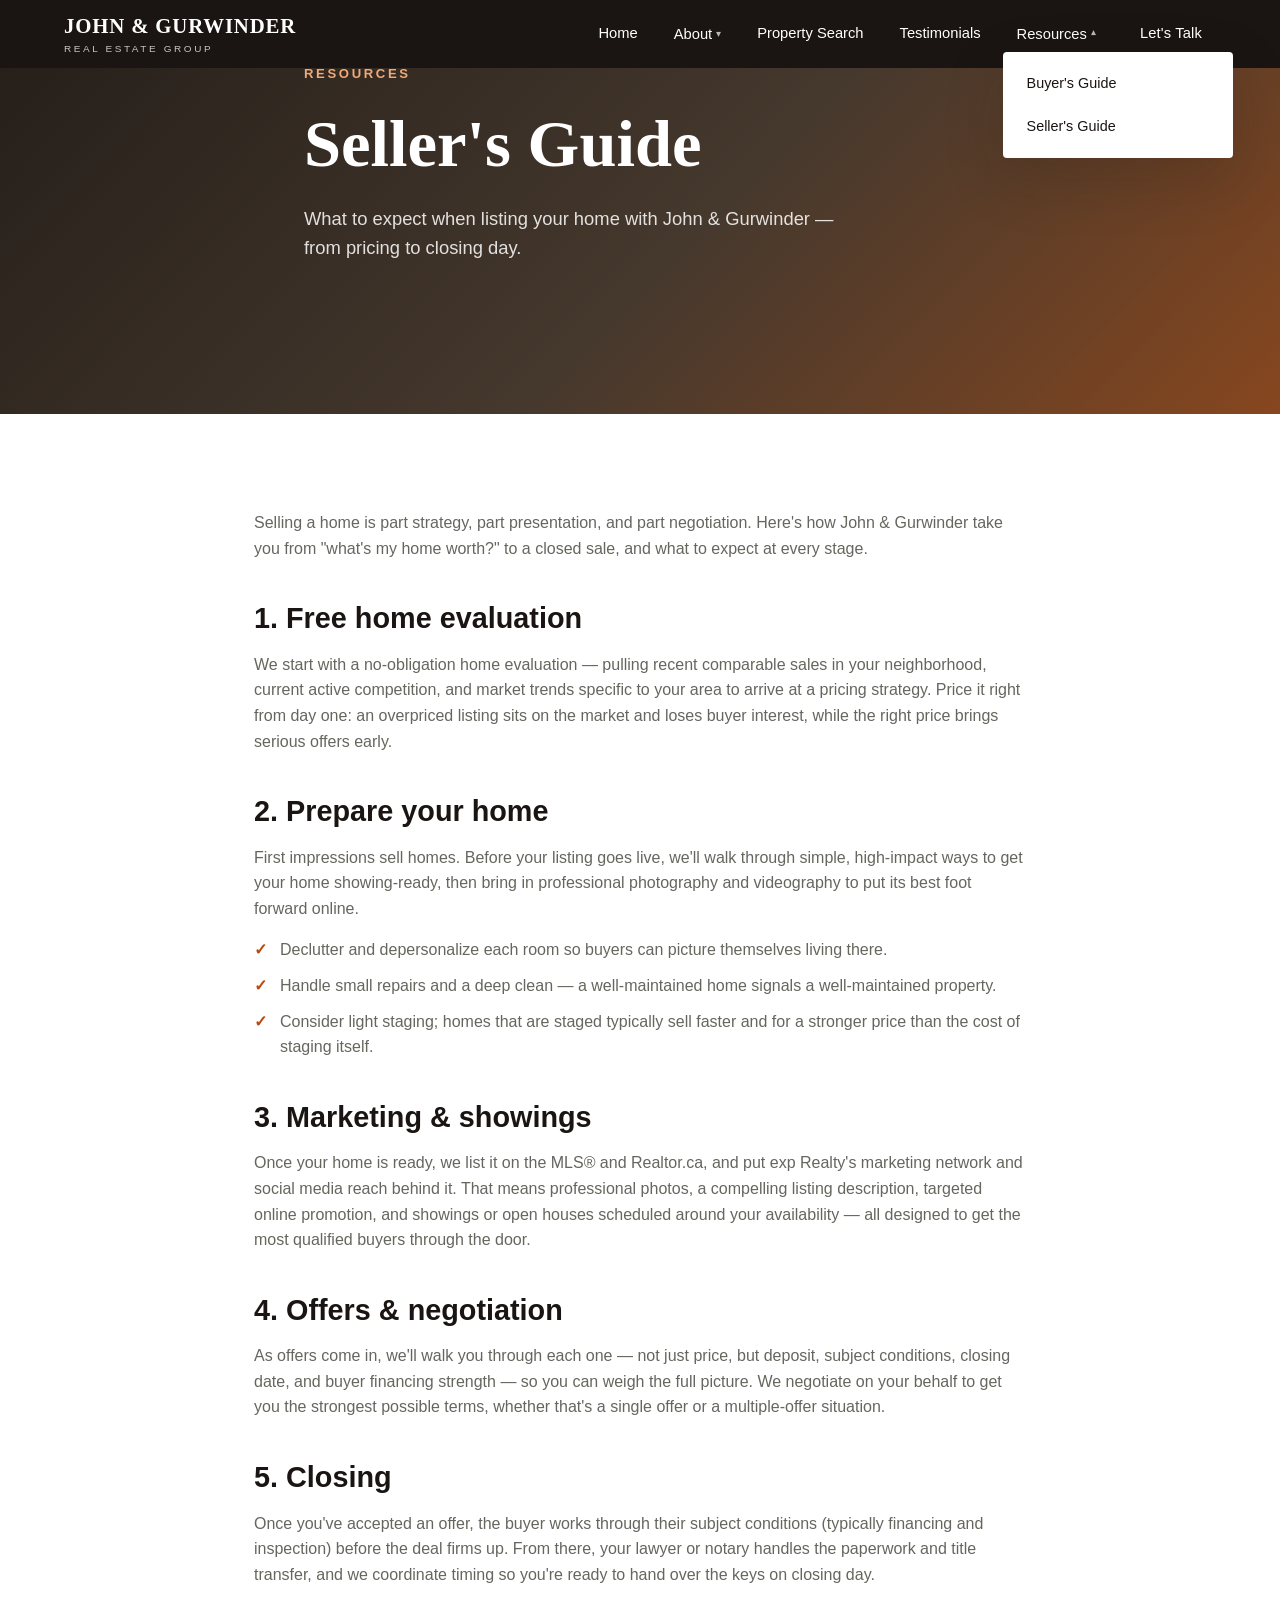
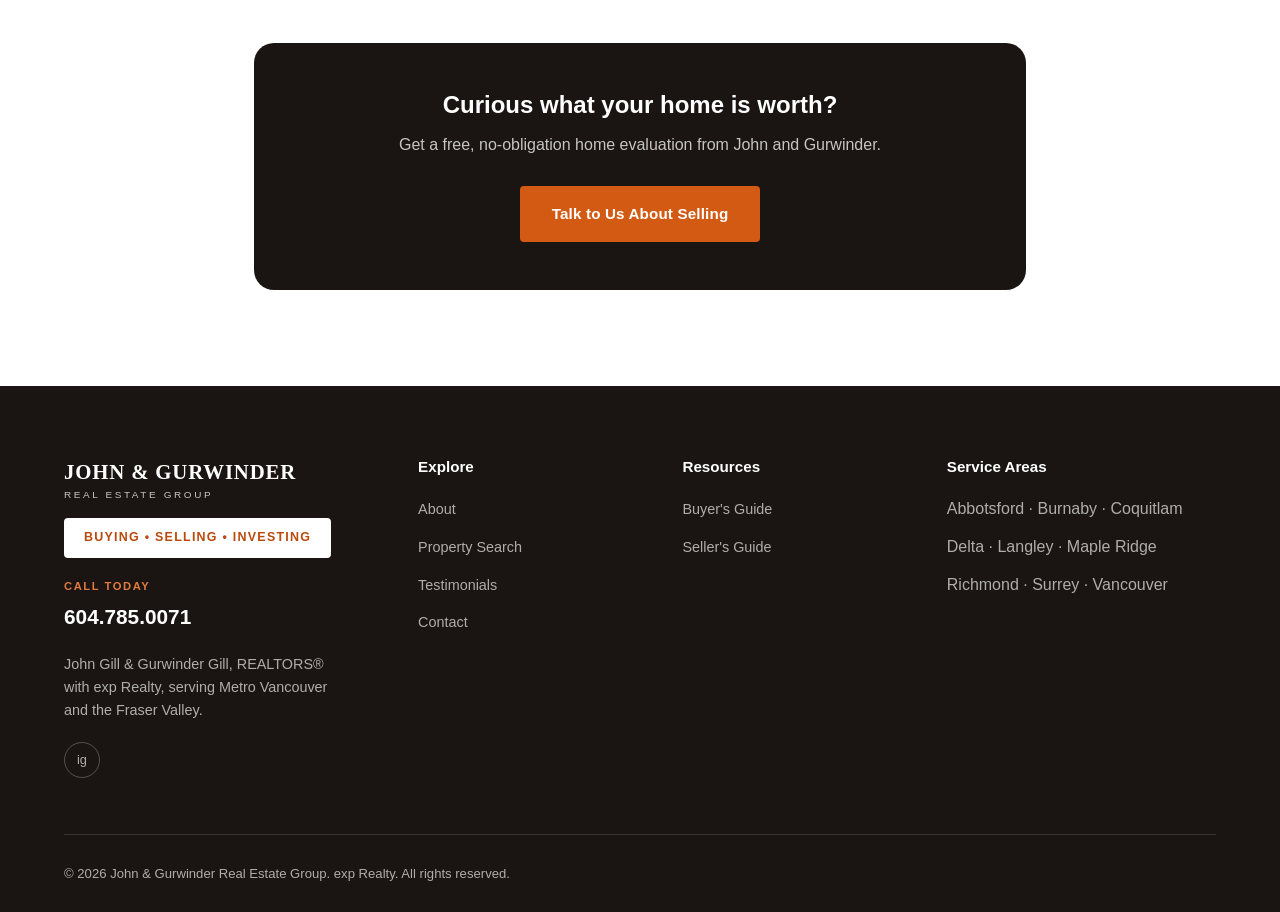
<file: sellers-guide.html>
<!DOCTYPE html>
<html lang="en">
<head>
  <meta charset="UTF-8" />
  <meta name="viewport" content="width=device-width, initial-scale=1.0" />
  <title>Seller's Guide | John &amp; Gurwinder Real Estate Group</title>
  <meta name="description" content="A step-by-step guide to selling a home with John Gill and Gurwinder Gill, exp Realty." />
  <link rel="stylesheet" href="css/style.css" />
</head>
<body>

  <header class="site-header solid">
    <div class="container nav-inner">
      <a href="index.html" class="logo">John &amp; Gurwinder <span>Real Estate Group</span></a>
      <button class="nav-toggle" aria-label="Toggle navigation" aria-expanded="false">
        <span></span><span></span><span></span>
      </button>
      <ul class="nav-menu">
        <li><a href="index.html">Home</a></li>
        <li class="has-dropdown">
          <button aria-haspopup="true">About <span class="caret">&#9662;</span></button>
          <ul class="dropdown">
            <li><a href="about.html#john">Meet John</a></li>
            <li><a href="about.html#gurwinder">Meet Gurwinder</a></li>
          </ul>
        </li>
        <li><a href="#" data-idx-search-all>Property Search</a></li>
        <li><a href="testimonials.html">Testimonials</a></li>
        <li class="has-dropdown open">
          <button aria-haspopup="true">Resources <span class="caret">&#9662;</span></button>
          <ul class="dropdown">
            <li><a href="buyers-guide.html">Buyer's Guide</a></li>
            <li><a href="sellers-guide.html">Seller's Guide</a></li>
          </ul>
        </li>
        <li class="nav-cta"><a href="contact.html" class="btn btn-primary btn-sm">Let's Talk</a></li>
      </ul>
    </div>
  </header>

  <section class="hero page-hero">
    <div class="hero-placeholder-img" role="img" aria-label="[PLACEHOLDER — seller's guide hero photo]"></div>
    <div class="container hero-content">
      <span class="eyebrow">Resources</span>
      <h1>Seller's Guide</h1>
      <p>What to expect when listing your home with John &amp; Gurwinder — from pricing to closing day.</p>
    </div>
  </section>

  <section>
    <div class="container content-block">
      <p>Selling a home is part strategy, part presentation, and part negotiation. Here's how John &amp; Gurwinder take you from "what's my home worth?" to a closed sale, and what to expect at every stage.</p>

      <h2>1. Free home evaluation</h2>
      <p>We start with a no-obligation home evaluation — pulling recent comparable sales in your neighborhood, current active competition, and market trends specific to your area to arrive at a pricing strategy. Price it right from day one: an overpriced listing sits on the market and loses buyer interest, while the right price brings serious offers early.</p>

      <h2>2. Prepare your home</h2>
      <p>First impressions sell homes. Before your listing goes live, we'll walk through simple, high-impact ways to get your home showing-ready, then bring in professional photography and videography to put its best foot forward online.</p>
      <ul>
        <li>Declutter and depersonalize each room so buyers can picture themselves living there.</li>
        <li>Handle small repairs and a deep clean — a well-maintained home signals a well-maintained property.</li>
        <li>Consider light staging; homes that are staged typically sell faster and for a stronger price than the cost of staging itself.</li>
      </ul>

      <h2>3. Marketing &amp; showings</h2>
      <p>Once your home is ready, we list it on the MLS&reg; and Realtor.ca, and put exp Realty's marketing network and social media reach behind it. That means professional photos, a compelling listing description, targeted online promotion, and showings or open houses scheduled around your availability — all designed to get the most qualified buyers through the door.</p>

      <h2>4. Offers &amp; negotiation</h2>
      <p>As offers come in, we'll walk you through each one — not just price, but deposit, subject conditions, closing date, and buyer financing strength — so you can weigh the full picture. We negotiate on your behalf to get you the strongest possible terms, whether that's a single offer or a multiple-offer situation.</p>

      <h2>5. Closing</h2>
      <p>Once you've accepted an offer, the buyer works through their subject conditions (typically financing and inspection) before the deal firms up. From there, your lawyer or notary handles the paperwork and title transfer, and we coordinate timing so you're ready to hand over the keys on closing day.</p>

      <div class="idx-callout" style="margin-top: 56px;">
        <h3>Curious what your home is worth?</h3>
        <p>Get a free, no-obligation home evaluation from John and Gurwinder.</p>
        <div class="btn-row">
          <a href="contact.html" class="btn btn-primary">Talk to Us About Selling</a>
        </div>
      </div>
    </div>
  </section>

  <footer class="site-footer">
    <div class="container">
      <div class="footer-grid">
        <div class="footer-brand">
          <a href="index.html" class="logo">John &amp; Gurwinder <span>Real Estate Group</span></a>
          <div class="tagline-bar">Buying &bull; Selling &bull; Investing</div>
          <span class="footer-phone-label">Call Today</span>
          <a href="tel:+16047850071" class="footer-phone">604.785.0071</a>
          <p>John Gill &amp; Gurwinder Gill, REALTORS&reg; with exp Realty, serving Metro Vancouver and the Fraser Valley.</p>
          <div class="footer-socials">
            <a href="https://www.instagram.com/johngurwinder?igsi=d2JqZTdqY3VxNjhq" aria-label="Instagram" target="_blank" rel="noopener">ig</a>
          </div>
        </div>
        <div class="footer-col">
          <h4>Explore</h4>
          <ul>
            <li><a href="about.html">About</a></li>
            <li><a href="#" data-idx-search-all>Property Search</a></li>
            <li><a href="testimonials.html">Testimonials</a></li>
            <li><a href="contact.html">Contact</a></li>
          </ul>
        </div>
        <div class="footer-col">
          <h4>Resources</h4>
          <ul>
            <li><a href="buyers-guide.html">Buyer's Guide</a></li>
            <li><a href="sellers-guide.html">Seller's Guide</a></li>
          </ul>
        </div>
        <div class="footer-col">
          <h4>Service Areas</h4>
          <ul>
            <li>Abbotsford &middot; Burnaby &middot; Coquitlam</li>
            <li>Delta &middot; Langley &middot; Maple Ridge</li>
            <li>Richmond &middot; Surrey &middot; Vancouver</li>
          </ul>
        </div>
      </div>
      <div class="footer-bottom">
        <span>&copy; <span id="current-year"></span> John &amp; Gurwinder Real Estate Group. exp Realty. All rights reserved.</span>
      </div>
    </div>
  </footer>

  <script src="js/main.js"></script>
</body>
</html>
</file>
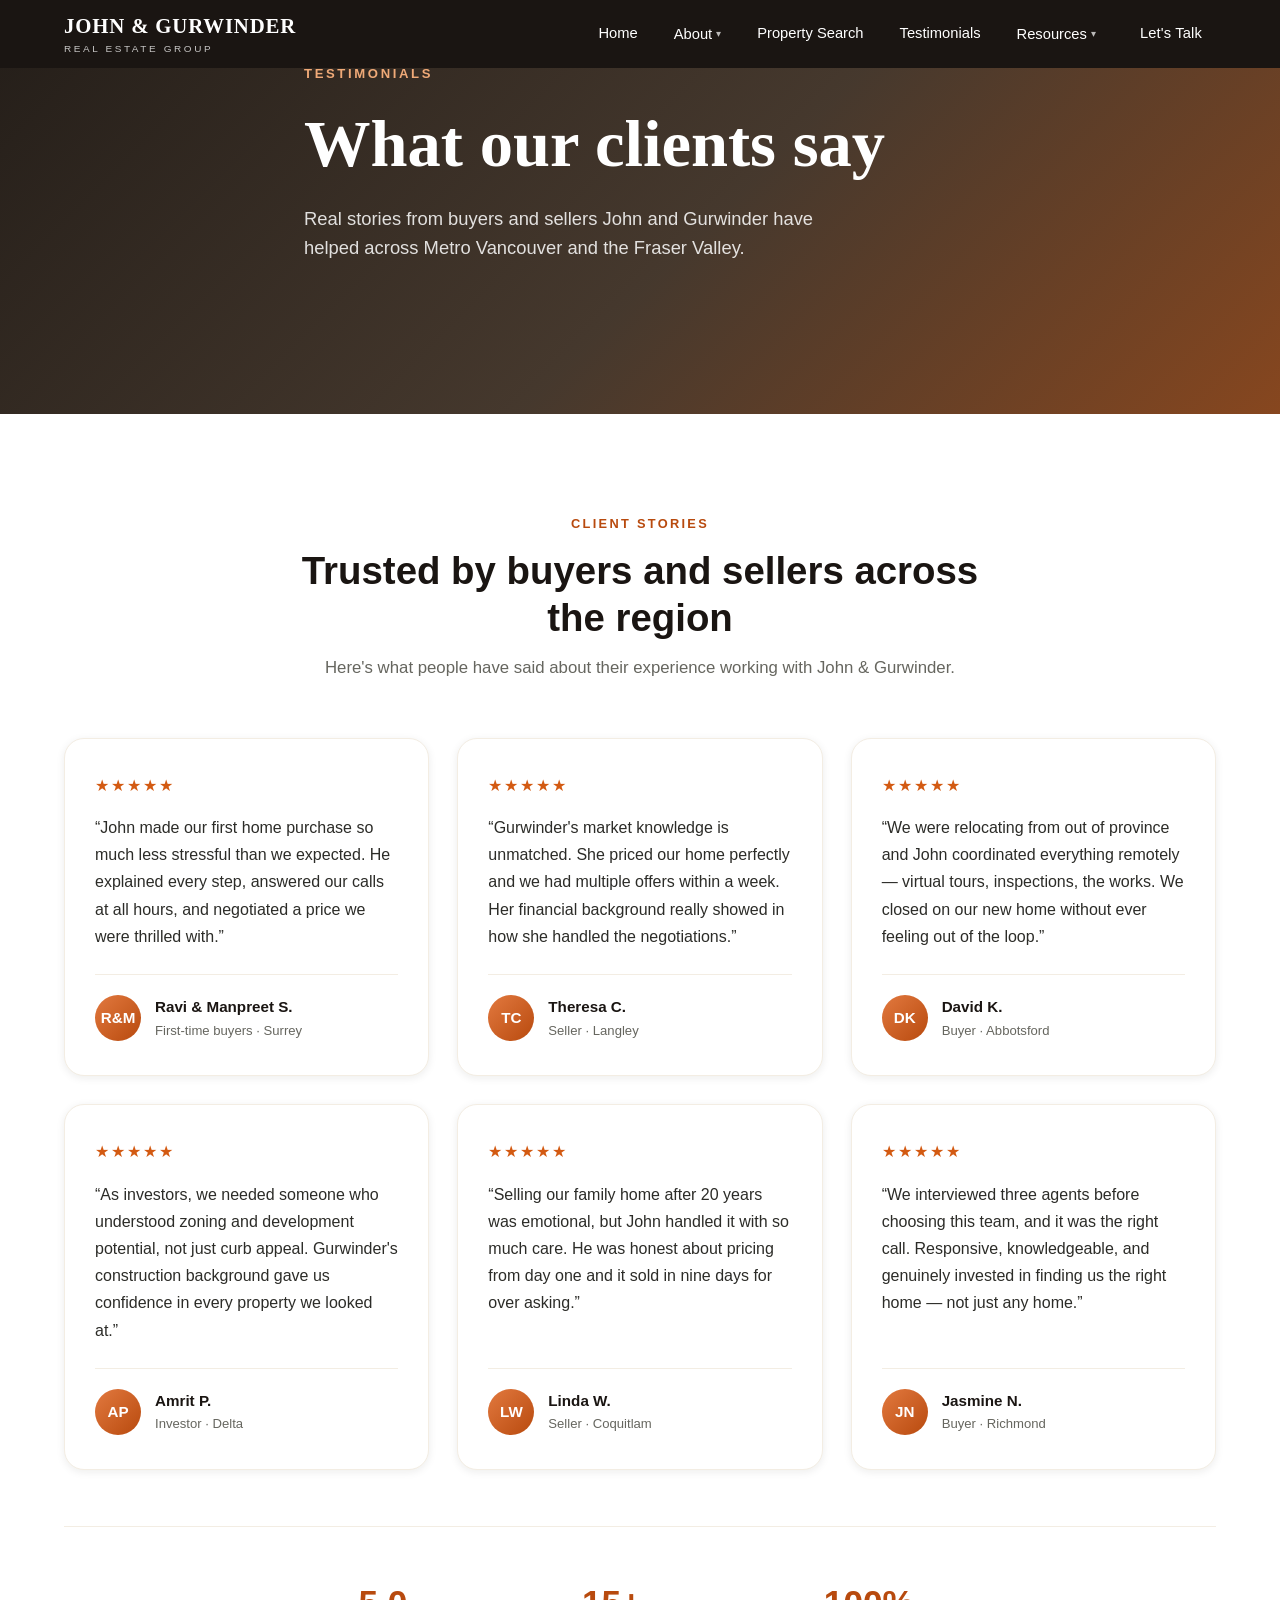
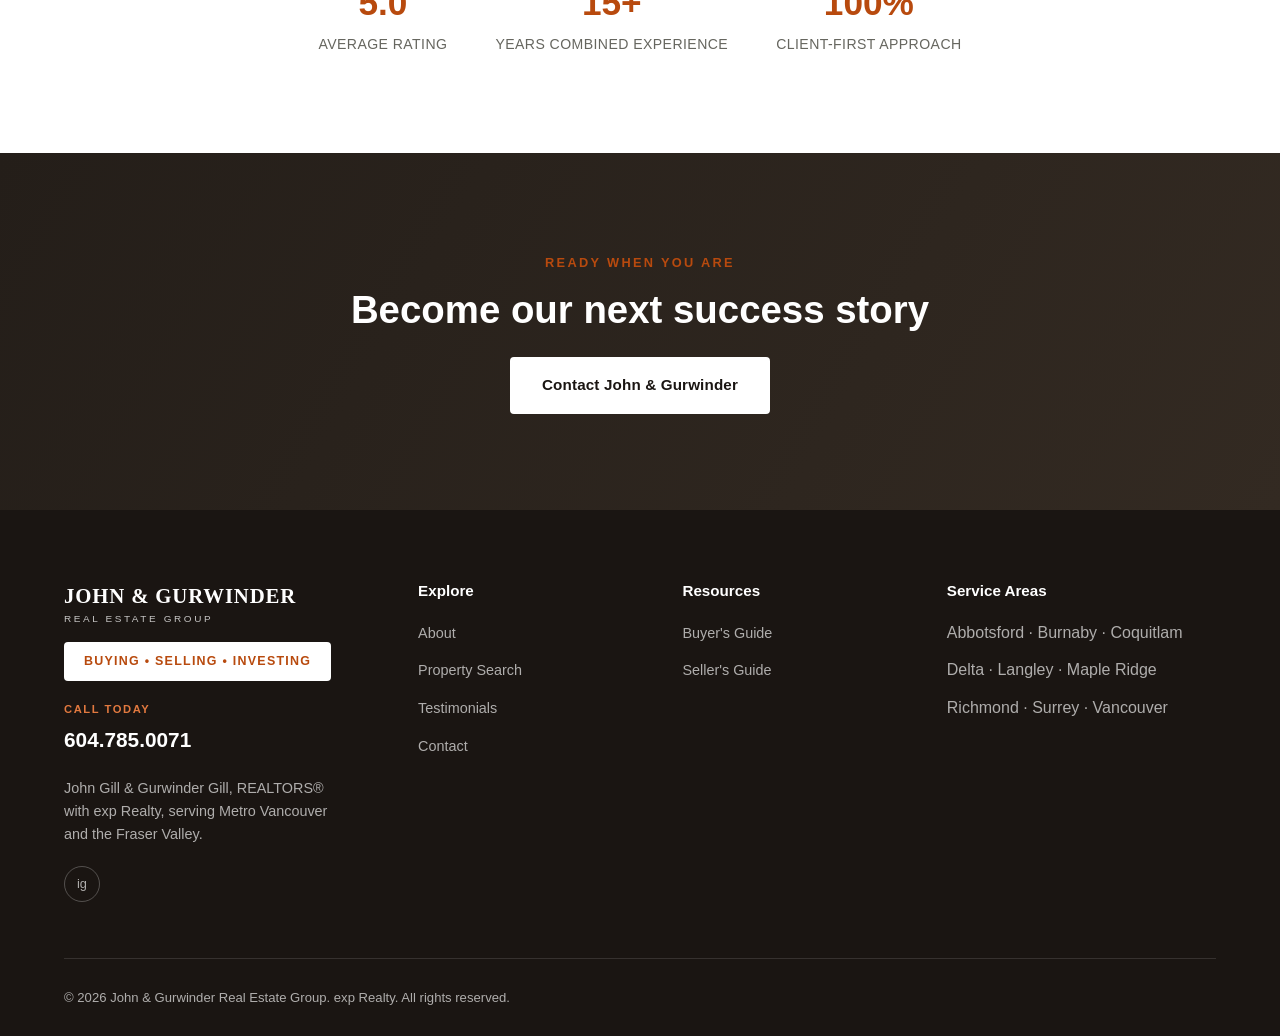
<file: testimonials.html>
<!DOCTYPE html>
<html lang="en">
<head>
  <meta charset="UTF-8" />
  <meta name="viewport" content="width=device-width, initial-scale=1.0" />
  <title>Testimonials | John &amp; Gurwinder Real Estate Group</title>
  <meta name="description" content="Read what buyers and sellers across Metro Vancouver and the Fraser Valley say about working with John Gill and Gurwinder Gill, REALTORS® with exp Realty." />
  <link rel="stylesheet" href="css/style.css" />
</head>
<body>

  <header class="site-header solid">
    <div class="container nav-inner">
      <a href="index.html" class="logo">John &amp; Gurwinder <span>Real Estate Group</span></a>
      <button class="nav-toggle" aria-label="Toggle navigation" aria-expanded="false">
        <span></span><span></span><span></span>
      </button>
      <ul class="nav-menu">
        <li><a href="index.html">Home</a></li>
        <li class="has-dropdown">
          <button aria-haspopup="true">About <span class="caret">&#9662;</span></button>
          <ul class="dropdown">
            <li><a href="about.html#john">Meet John</a></li>
            <li><a href="about.html#gurwinder">Meet Gurwinder</a></li>
          </ul>
        </li>
        <li><a href="#" data-idx-search-all>Property Search</a></li>
        <li><a href="testimonials.html">Testimonials</a></li>
        <li class="has-dropdown">
          <button aria-haspopup="true">Resources <span class="caret">&#9662;</span></button>
          <ul class="dropdown">
            <li><a href="buyers-guide.html">Buyer's Guide</a></li>
            <li><a href="sellers-guide.html">Seller's Guide</a></li>
          </ul>
        </li>
        <li class="nav-cta"><a href="contact.html" class="btn btn-primary btn-sm">Let's Talk</a></li>
      </ul>
    </div>
  </header>

  <section class="hero page-hero">
    <div class="hero-placeholder-img" role="img" aria-label="[PLACEHOLDER — testimonials page hero photo]"></div>
    <div class="container hero-content">
      <span class="eyebrow">Testimonials</span>
      <h1>What our clients say</h1>
      <p>Real stories from buyers and sellers John and Gurwinder have helped across Metro Vancouver and the Fraser Valley.</p>
    </div>
  </section>

  <!-- TODO: replace the sample reviews below with real client testimonials -->
  <section id="reviews">
    <div class="container">
      <div class="section-heading">
        <span class="eyebrow">Client Stories</span>
        <h2>Trusted by buyers and sellers across the region</h2>
        <p>Here's what people have said about their experience working with John &amp; Gurwinder.</p>
      </div>

      <div class="testimonial-grid">
        <div class="testimonial-card">
          <div class="testimonial-stars">&#9733;&#9733;&#9733;&#9733;&#9733;</div>
          <p class="testimonial-quote">John made our first home purchase so much less stressful than we expected. He explained every step, answered our calls at all hours, and negotiated a price we were thrilled with.</p>
          <div class="testimonial-author">
            <div class="testimonial-avatar">R&amp;M</div>
            <div>
              <div class="name">Ravi &amp; Manpreet S.</div>
              <div class="meta">First-time buyers &middot; Surrey</div>
            </div>
          </div>
        </div>

        <div class="testimonial-card">
          <div class="testimonial-stars">&#9733;&#9733;&#9733;&#9733;&#9733;</div>
          <p class="testimonial-quote">Gurwinder's market knowledge is unmatched. She priced our home perfectly and we had multiple offers within a week. Her financial background really showed in how she handled the negotiations.</p>
          <div class="testimonial-author">
            <div class="testimonial-avatar">TC</div>
            <div>
              <div class="name">Theresa C.</div>
              <div class="meta">Seller &middot; Langley</div>
            </div>
          </div>
        </div>

        <div class="testimonial-card">
          <div class="testimonial-stars">&#9733;&#9733;&#9733;&#9733;&#9733;</div>
          <p class="testimonial-quote">We were relocating from out of province and John coordinated everything remotely &mdash; virtual tours, inspections, the works. We closed on our new home without ever feeling out of the loop.</p>
          <div class="testimonial-author">
            <div class="testimonial-avatar">DK</div>
            <div>
              <div class="name">David K.</div>
              <div class="meta">Buyer &middot; Abbotsford</div>
            </div>
          </div>
        </div>

        <div class="testimonial-card">
          <div class="testimonial-stars">&#9733;&#9733;&#9733;&#9733;&#9733;</div>
          <p class="testimonial-quote">As investors, we needed someone who understood zoning and development potential, not just curb appeal. Gurwinder's construction background gave us confidence in every property we looked at.</p>
          <div class="testimonial-author">
            <div class="testimonial-avatar">AP</div>
            <div>
              <div class="name">Amrit P.</div>
              <div class="meta">Investor &middot; Delta</div>
            </div>
          </div>
        </div>

        <div class="testimonial-card">
          <div class="testimonial-stars">&#9733;&#9733;&#9733;&#9733;&#9733;</div>
          <p class="testimonial-quote">Selling our family home after 20 years was emotional, but John handled it with so much care. He was honest about pricing from day one and it sold in nine days for over asking.</p>
          <div class="testimonial-author">
            <div class="testimonial-avatar">LW</div>
            <div>
              <div class="name">Linda W.</div>
              <div class="meta">Seller &middot; Coquitlam</div>
            </div>
          </div>
        </div>

        <div class="testimonial-card">
          <div class="testimonial-stars">&#9733;&#9733;&#9733;&#9733;&#9733;</div>
          <p class="testimonial-quote">We interviewed three agents before choosing this team, and it was the right call. Responsive, knowledgeable, and genuinely invested in finding us the right home &mdash; not just any home.</p>
          <div class="testimonial-author">
            <div class="testimonial-avatar">JN</div>
            <div>
              <div class="name">Jasmine N.</div>
              <div class="meta">Buyer &middot; Richmond</div>
            </div>
          </div>
        </div>
      </div>

      <div class="testimonial-summary">
        <div>
          <span class="stat-value">5.0</span>
          <span class="stat-label">Average Rating</span>
        </div>
        <div>
          <span class="stat-value">15+</span>
          <span class="stat-label">Years Combined Experience</span>
        </div>
        <div>
          <span class="stat-value">100%</span>
          <span class="stat-label">Client-First Approach</span>
        </div>
      </div>
    </div>
  </section>

  <section class="cta-band">
    <div class="container" style="text-align:center;">
      <div class="section-heading light" style="margin-bottom: 24px;">
        <span class="eyebrow">Ready When You Are</span>
        <h2>Become our next success story</h2>
      </div>
      <a href="contact.html" class="btn btn-light">Contact John &amp; Gurwinder</a>
    </div>
  </section>

  <footer class="site-footer">
    <div class="container">
      <div class="footer-grid">
        <div class="footer-brand">
          <a href="index.html" class="logo">John &amp; Gurwinder <span>Real Estate Group</span></a>
          <div class="tagline-bar">Buying &bull; Selling &bull; Investing</div>
          <span class="footer-phone-label">Call Today</span>
          <a href="tel:+16047850071" class="footer-phone">604.785.0071</a>
          <p>John Gill &amp; Gurwinder Gill, REALTORS&reg; with exp Realty, serving Metro Vancouver and the Fraser Valley.</p>
          <div class="footer-socials">
            <a href="https://www.instagram.com/johngurwinder?igsi=d2JqZTdqY3VxNjhq" aria-label="Instagram" target="_blank" rel="noopener">ig</a>
          </div>
        </div>
        <div class="footer-col">
          <h4>Explore</h4>
          <ul>
            <li><a href="about.html">About</a></li>
            <li><a href="#" data-idx-search-all>Property Search</a></li>
            <li><a href="testimonials.html">Testimonials</a></li>
            <li><a href="contact.html">Contact</a></li>
          </ul>
        </div>
        <div class="footer-col">
          <h4>Resources</h4>
          <ul>
            <li><a href="buyers-guide.html">Buyer's Guide</a></li>
            <li><a href="sellers-guide.html">Seller's Guide</a></li>
          </ul>
        </div>
        <div class="footer-col">
          <h4>Service Areas</h4>
          <ul>
            <li>Abbotsford &middot; Burnaby &middot; Coquitlam</li>
            <li>Delta &middot; Langley &middot; Maple Ridge</li>
            <li>Richmond &middot; Surrey &middot; Vancouver</li>
          </ul>
        </div>
      </div>
      <div class="footer-bottom">
        <span>&copy; <span id="current-year"></span> John &amp; Gurwinder Real Estate Group. exp Realty. All rights reserved.</span>
      </div>
    </div>
  </footer>

  <script src="js/main.js"></script>
</body>
</html>
</file>
<file: css/style.css>
/* ==========================================================================
   John & Gurwinder Real Estate Group — Shared Stylesheet
   ========================================================================== */

:root {
  /* Color palette — exp Realty orange + black, bold/modern */
  --color-ink-900: #1a1512;
  --color-ink-800: #241e19;
  --color-ink-700: #332a22;
  --color-ink-600: #4a3c30;
  --color-orange-600: #b84a0e;
  --color-orange-500: #d35a12;
  --color-orange-400: #e2793f;
  --color-orange-300: #f0aa78;
  --color-cream-100: #faf7f2;
  --color-cream-200: #f3ede3;
  --color-neutral-100: #ffffff;
  --color-neutral-200: #f5f5f3;
  --color-neutral-400: #9a9a94;
  --color-neutral-600: #66665f;
  --color-neutral-800: #2c2c28;
  --color-neutral-900: #1a1a17;

  --font-heading: "Poppins", "Segoe UI", -apple-system, BlinkMacSystemFont, sans-serif;
  --font-body: "Inter", "Segoe UI", -apple-system, BlinkMacSystemFont, sans-serif;
  --font-brand: "Playfair Display", "Georgia", serif;

  --container-max: 1200px;
  --radius-sm: 4px;
  --radius-md: 10px;
  --radius-lg: 20px;
  --shadow-sm: 0 2px 8px rgba(26, 21, 18, 0.08);
  --shadow-md: 0 8px 30px rgba(26, 21, 18, 0.12);
  --shadow-lg: 0 20px 60px rgba(26, 21, 18, 0.18);
  --transition-base: 0.25s ease;
}

@import url("https://fonts.googleapis.com/css2?family=Poppins:wght@400;500;600;700;800&family=Inter:wght@400;500;600;700&family=Playfair+Display:wght@600;700;800&display=swap");

* {
  box-sizing: border-box;
  margin: 0;
  padding: 0;
}

html {
  scroll-behavior: smooth;
}

body {
  font-family: var(--font-body);
  color: var(--color-neutral-800);
  background: var(--color-neutral-100);
  line-height: 1.6;
  overflow-x: hidden;
}

img {
  max-width: 100%;
  display: block;
}

a {
  color: inherit;
  text-decoration: none;
}

ul {
  list-style: none;
}

h1, h2, h3, h4 {
  font-family: var(--font-heading);
  font-weight: 700;
  color: var(--color-ink-900);
  line-height: 1.2;
}

.container {
  width: 100%;
  max-width: var(--container-max);
  margin: 0 auto;
  padding: 0 24px;
}

section {
  padding: 96px 0;
}

.section-heading {
  text-align: center;
  max-width: 680px;
  margin: 0 auto 56px;
}

.section-heading .eyebrow {
  display: inline-block;
  font-family: var(--font-heading);
  font-size: 0.8rem;
  font-weight: 600;
  letter-spacing: 0.18em;
  text-transform: uppercase;
  color: var(--color-orange-600);
  margin-bottom: 14px;
}

.section-heading h2 {
  font-size: clamp(1.8rem, 3vw, 2.6rem);
  margin-bottom: 14px;
}

.section-heading p {
  color: var(--color-neutral-600);
  font-size: 1.05rem;
}

.section-heading.light h2,
.section-heading.light p {
  color: var(--color-neutral-100);
}

/* ==========================================================================
   Buttons
   ========================================================================== */

.btn {
  display: inline-flex;
  align-items: center;
  justify-content: center;
  gap: 8px;
  font-family: var(--font-heading);
  font-weight: 600;
  font-size: 0.95rem;
  letter-spacing: 0.01em;
  padding: 14px 30px;
  border-radius: var(--radius-sm);
  border: 2px solid transparent;
  cursor: pointer;
  transition: all var(--transition-base);
  white-space: nowrap;
}

.btn-primary {
  background: var(--color-orange-500);
  color: var(--color-neutral-100);
  border-color: var(--color-orange-500);
}

.btn-primary:hover {
  background: var(--color-orange-400);
  border-color: var(--color-orange-400);
  transform: translateY(-2px);
  box-shadow: var(--shadow-md);
}

.btn-secondary {
  background: transparent;
  color: var(--color-ink-900);
  border-color: var(--color-ink-900);
}

.btn-secondary:hover {
  background: var(--color-ink-900);
  color: var(--color-neutral-100);
  transform: translateY(-2px);
}

.btn-light {
  background: var(--color-neutral-100);
  color: var(--color-ink-900);
  border-color: var(--color-neutral-100);
}

.btn-light:hover {
  background: transparent;
  color: var(--color-neutral-100);
  transform: translateY(-2px);
}

.btn-outline-light {
  background: transparent;
  color: var(--color-neutral-100);
  border-color: rgba(255, 255, 255, 0.6);
}

.btn-outline-light:hover {
  background: var(--color-neutral-100);
  color: var(--color-ink-900);
}

.btn-block {
  width: 100%;
}

.btn-sm {
  padding: 10px 20px;
  font-size: 0.85rem;
}

/* ==========================================================================
   Navigation
   ========================================================================== */

.site-header {
  position: fixed;
  top: 0;
  left: 0;
  width: 100%;
  z-index: 1000;
  background: transparent;
  transition: background var(--transition-base), box-shadow var(--transition-base), padding var(--transition-base);
  padding: 22px 0;
}

.site-header.is-scrolled {
  background: rgba(26, 21, 18, 0.96);
  box-shadow: var(--shadow-sm);
  padding: 12px 0;
  backdrop-filter: blur(8px);
}

/* Pages without a dark hero need a solid header from the start */
.site-header.solid {
  background: var(--color-ink-900);
  padding: 12px 0;
}

.nav-inner {
  display: flex;
  align-items: center;
  justify-content: space-between;
  gap: 24px;
}

.logo {
  font-family: var(--font-brand);
  font-weight: 700;
  font-size: 1.3rem;
  color: var(--color-neutral-100);
  letter-spacing: 0.04em;
  text-transform: uppercase;
  line-height: 1.3;
}

.logo span {
  display: block;
  font-family: var(--font-heading);
  font-weight: 500;
  font-size: 0.48em;
  letter-spacing: 0.26em;
  color: rgba(255, 255, 255, 0.75);
  margin-top: 4px;
}

.tagline-bar {
  display: inline-flex;
  align-items: center;
  gap: 8px;
  background: var(--color-neutral-100);
  color: var(--color-orange-600);
  font-family: var(--font-heading);
  font-weight: 700;
  font-size: 0.78rem;
  letter-spacing: 0.1em;
  text-transform: uppercase;
  padding: 10px 20px;
  border-radius: var(--radius-sm);
}

.nav-menu {
  display: flex;
  align-items: center;
  gap: 8px;
}

.nav-menu > li {
  position: relative;
}

.nav-menu > li > a,
.nav-menu > li > button {
  display: flex;
  align-items: center;
  gap: 4px;
  font-family: var(--font-heading);
  font-weight: 500;
  font-size: 0.92rem;
  color: var(--color-neutral-100);
  padding: 10px 14px;
  background: none;
  border: none;
  cursor: pointer;
}

.nav-menu .caret {
  font-size: 0.6rem;
  opacity: 0.7;
  transition: transform var(--transition-base);
}

.has-dropdown:hover .caret,
.has-dropdown.open .caret {
  transform: rotate(180deg);
}

.dropdown {
  position: absolute;
  top: 100%;
  left: 0;
  min-width: 230px;
  background: var(--color-neutral-100);
  border-radius: var(--radius-sm);
  box-shadow: var(--shadow-lg);
  padding: 10px;
  opacity: 0;
  visibility: hidden;
  transform: translateY(6px);
  transition: all var(--transition-base);
}

.has-dropdown:hover .dropdown,
.has-dropdown.open .dropdown {
  opacity: 1;
  visibility: visible;
  transform: translateY(0);
}

.dropdown li a {
  display: block;
  padding: 10px 14px;
  border-radius: var(--radius-sm);
  color: var(--color-ink-900);
  font-size: 0.9rem;
  font-weight: 500;
}

.dropdown li a:hover {
  background: var(--color-cream-200);
  color: var(--color-orange-600);
}

.nav-cta {
  margin-left: 8px;
}

.nav-toggle {
  display: none;
  flex-direction: column;
  gap: 5px;
  background: none;
  border: none;
  cursor: pointer;
  padding: 6px;
  z-index: 1100;
}

.nav-toggle span {
  width: 26px;
  height: 2px;
  background: var(--color-neutral-100);
  transition: all var(--transition-base);
}

/* ==========================================================================
   Hero
   ========================================================================== */

.hero {
  position: relative;
  min-height: 92vh;
  display: flex;
  align-items: center;
  color: var(--color-neutral-100);
  background: linear-gradient(180deg, rgba(26, 21, 18, 0.55) 0%, rgba(26, 21, 18, 0.75) 100%),
    var(--color-ink-800);
  overflow: hidden;
}

.hero-placeholder-img {
  position: absolute;
  inset: 0;
  background: linear-gradient(135deg, var(--color-ink-800) 0%, var(--color-ink-600) 55%, var(--color-orange-500) 140%);
  opacity: 0.9;
}

.hero-content {
  position: relative;
  z-index: 2;
  max-width: 720px;
  padding-top: 60px;
}

.hero .eyebrow {
  display: inline-block;
  font-family: var(--font-heading);
  font-size: 0.82rem;
  font-weight: 600;
  letter-spacing: 0.2em;
  text-transform: uppercase;
  color: var(--color-orange-300);
  margin-bottom: 20px;
}

.hero h1 {
  font-family: var(--font-brand);
  color: var(--color-neutral-100);
  font-size: clamp(2.4rem, 5.2vw, 4.2rem);
  margin-bottom: 20px;
}

.hero p {
  font-size: 1.15rem;
  color: rgba(255, 255, 255, 0.85);
  max-width: 560px;
  margin-bottom: 36px;
}

.hero-actions {
  display: flex;
  flex-wrap: wrap;
  gap: 16px;
}

.hero-cities {
  margin-top: 56px;
  font-size: 0.85rem;
  color: rgba(255, 255, 255, 0.6);
  letter-spacing: 0.03em;
}

/* Page (interior) hero — shorter, used on non-home pages */
.page-hero {
  min-height: 46vh;
  padding-top: 40px;
}

.page-hero .hero-content {
  padding-top: 0;
}

/* ==========================================================================
   Team section
   ========================================================================== */

.team-grid {
  display: grid;
  grid-template-columns: repeat(2, 1fr);
  gap: 40px;
  max-width: 900px;
  margin: 0 auto;
}

.team-card {
  background: var(--color-neutral-100);
  border-radius: var(--radius-lg);
  overflow: hidden;
  box-shadow: var(--shadow-md);
  transition: transform var(--transition-base);
}

.team-card:hover {
  transform: translateY(-6px);
}

.team-photo {
  aspect-ratio: 4 / 5;
  background: linear-gradient(135deg, var(--color-cream-200), var(--color-ink-600));
  overflow: hidden;
}

.team-photo img {
  width: 100%;
  height: 100%;
  object-fit: cover;
}

.team-info {
  padding: 28px 26px 32px;
  text-align: center;
}

.team-info h3 {
  font-size: 1.4rem;
  margin-bottom: 4px;
}

.team-info .role {
  color: var(--color-orange-600);
  font-weight: 600;
  font-size: 0.88rem;
  letter-spacing: 0.04em;
  text-transform: uppercase;
  margin-bottom: 16px;
}

.team-info p.bio {
  color: var(--color-neutral-600);
  font-size: 0.95rem;
  margin-bottom: 18px;
}

/* ==========================================================================
   Neighborhoods / city grid
   ========================================================================== */

.city-grid {
  display: grid;
  grid-template-columns: repeat(4, 1fr);
  gap: 20px;
}

.city-tile {
  position: relative;
  aspect-ratio: 1 / 1;
  border-radius: var(--radius-md);
  overflow: hidden;
  background-color: var(--color-ink-800);
  background-size: cover;
  background-position: center;
  display: flex;
  align-items: flex-end;
  padding: 20px;
  color: var(--color-neutral-100);
  font-family: var(--font-heading);
  font-weight: 600;
  font-size: 1.05rem;
  transition: transform var(--transition-base), box-shadow var(--transition-base);
}

.city-tile::before {
  content: "";
  position: absolute;
  inset: 0;
  background: linear-gradient(180deg, rgba(26, 21, 18, 0) 40%, rgba(26, 21, 18, 0.85) 100%);
}

.city-tile::after {
  content: "\2192";
  position: absolute;
  top: 18px;
  right: 18px;
  width: 34px;
  height: 34px;
  border-radius: 50%;
  background: rgba(255, 255, 255, 0.15);
  display: flex;
  align-items: center;
  justify-content: center;
  font-size: 1rem;
  opacity: 0;
  transform: translate(-6px, 6px);
  transition: all var(--transition-base);
}

.city-tile span {
  position: relative;
  z-index: 1;
}

.city-tile:hover {
  transform: translateY(-4px);
  box-shadow: var(--shadow-lg);
}

.city-tile:hover::after {
  opacity: 1;
  transform: translate(0, 0);
}

/* ==========================================================================
   CTA band
   ========================================================================== */

.cta-band {
  background: linear-gradient(120deg, var(--color-ink-800), var(--color-ink-700));
  color: var(--color-neutral-100);
}

.cta-grid {
  display: grid;
  grid-template-columns: repeat(3, 1fr);
  gap: 28px;
}

.cta-card {
  background: rgba(255, 255, 255, 0.05);
  border: 1px solid rgba(255, 255, 255, 0.12);
  border-radius: var(--radius-md);
  padding: 36px 30px;
  text-align: center;
}

.cta-card h3 {
  color: var(--color-neutral-100);
  font-size: 1.25rem;
  margin-bottom: 12px;
}

.cta-card p {
  color: rgba(255, 255, 255, 0.72);
  font-size: 0.92rem;
  margin-bottom: 22px;
}

/* ==========================================================================
   Testimonials
   ========================================================================== */

.testimonial-grid {
  display: grid;
  grid-template-columns: repeat(3, 1fr);
  gap: 28px;
}

.testimonial-card {
  background: var(--color-neutral-100);
  border: 1px solid var(--color-cream-200);
  border-radius: var(--radius-lg);
  padding: 34px 30px;
  box-shadow: var(--shadow-sm);
  transition: transform var(--transition-base), box-shadow var(--transition-base);
  display: flex;
  flex-direction: column;
}

.testimonial-card:hover {
  transform: translateY(-6px);
  box-shadow: var(--shadow-md);
}

.testimonial-stars {
  color: var(--color-orange-500);
  font-size: 1rem;
  letter-spacing: 2px;
  margin-bottom: 16px;
}

.testimonial-quote {
  color: var(--color-neutral-800);
  font-size: 1rem;
  line-height: 1.7;
  flex-grow: 1;
  margin-bottom: 24px;
}

.testimonial-quote::before {
  content: "\201C";
}

.testimonial-quote::after {
  content: "\201D";
}

.testimonial-author {
  display: flex;
  align-items: center;
  gap: 14px;
  padding-top: 20px;
  border-top: 1px solid var(--color-cream-200);
}

.testimonial-avatar {
  width: 46px;
  height: 46px;
  border-radius: 50%;
  background: linear-gradient(135deg, var(--color-orange-400), var(--color-orange-600));
  color: var(--color-neutral-100);
  font-family: var(--font-heading);
  font-weight: 700;
  font-size: 0.95rem;
  display: flex;
  align-items: center;
  justify-content: center;
  flex-shrink: 0;
}

.testimonial-author .name {
  font-family: var(--font-heading);
  font-weight: 600;
  font-size: 0.95rem;
  color: var(--color-ink-900);
}

.testimonial-author .meta {
  font-size: 0.82rem;
  color: var(--color-neutral-600);
}

.testimonial-summary {
  display: flex;
  flex-wrap: wrap;
  justify-content: center;
  gap: 48px;
  text-align: center;
  margin-top: 56px;
  padding-top: 48px;
  border-top: 1px solid var(--color-cream-200);
}

.testimonial-summary .stat-value {
  display: block;
  font-family: var(--font-heading);
  font-weight: 800;
  font-size: 2.2rem;
  color: var(--color-orange-600);
}

.testimonial-summary .stat-label {
  font-size: 0.88rem;
  color: var(--color-neutral-600);
  letter-spacing: 0.03em;
  text-transform: uppercase;
}

/* ==========================================================================
   Newsletter
   ========================================================================== */

.newsletter {
  background: var(--color-cream-200);
}

.newsletter-inner {
  display: flex;
  align-items: center;
  justify-content: space-between;
  gap: 40px;
  flex-wrap: wrap;
}

.newsletter-text h2 {
  font-size: 1.6rem;
  margin-bottom: 8px;
}

.newsletter-text p {
  color: var(--color-neutral-600);
}

.newsletter-form {
  display: flex;
  gap: 12px;
  flex-wrap: wrap;
}

.form-input {
  font-family: var(--font-body);
  font-size: 0.95rem;
  padding: 14px 18px;
  border: 1px solid var(--color-neutral-400);
  border-radius: var(--radius-sm);
  min-width: 260px;
  background: var(--color-neutral-100);
}

.form-input:focus {
  outline: 2px solid var(--color-orange-500);
  outline-offset: 1px;
}

/* ==========================================================================
   Generic content pages (about, guides, contact)
   ========================================================================== */

.content-block {
  max-width: 820px;
  margin: 0 auto;
}

.content-block h2 {
  font-size: 1.8rem;
  margin: 40px 0 16px;
}

.content-block h2:first-child {
  margin-top: 0;
}

.content-block p {
  color: var(--color-neutral-600);
  margin-bottom: 16px;
}

.content-block ul {
  margin: 0 0 20px 0;
}

.content-block ul li {
  position: relative;
  padding-left: 26px;
  margin-bottom: 10px;
  color: var(--color-neutral-600);
}

.content-block ul li::before {
  content: "\2713";
  position: absolute;
  left: 0;
  color: var(--color-orange-600);
  font-weight: 700;
}

.bio-block {
  display: grid;
  grid-template-columns: 320px 1fr;
  gap: 48px;
  align-items: start;
  margin-bottom: 80px;
}

.bio-block:last-child {
  margin-bottom: 0;
}

.bio-photo {
  aspect-ratio: 4 / 5;
  border-radius: var(--radius-lg);
  background: linear-gradient(135deg, var(--color-cream-200), var(--color-ink-600));
  overflow: hidden;
}

.bio-photo img {
  width: 100%;
  height: 100%;
  object-fit: cover;
}

.bio-text h2 {
  margin-top: 0;
}

.bio-text p {
  color: var(--color-neutral-600);
  margin-bottom: 16px;
}

.bio-text .role {
  color: var(--color-orange-600);
  font-weight: 600;
  font-size: 0.9rem;
  letter-spacing: 0.04em;
  text-transform: uppercase;
  margin-bottom: 18px;
  display: block;
}

/* Form styling (lead-capture forms) */
.form-card {
  background: var(--color-neutral-200);
  border-radius: var(--radius-md);
  padding: 40px;
}

.form-row {
  display: grid;
  grid-template-columns: 1fr 1fr;
  gap: 18px;
  margin-bottom: 18px;
}

.form-group {
  display: flex;
  flex-direction: column;
  gap: 6px;
}

.form-group.full {
  grid-column: 1 / -1;
}

.form-group label {
  font-family: var(--font-heading);
  font-size: 0.85rem;
  font-weight: 600;
  color: var(--color-ink-900);
}

.form-group input,
.form-group select,
.form-group textarea {
  font-family: var(--font-body);
  font-size: 0.95rem;
  padding: 12px 14px;
  border: 1px solid var(--color-neutral-400);
  border-radius: var(--radius-sm);
  background: var(--color-neutral-100);
  width: 100%;
}

.form-group textarea {
  resize: vertical;
  min-height: 120px;
}

.form-group input:focus,
.form-group select:focus,
.form-group textarea:focus {
  outline: 2px solid var(--color-orange-500);
  outline-offset: 1px;
}

.form-note {
  font-size: 0.8rem;
  color: var(--color-neutral-600);
  margin-top: 16px;
}

/* IDX callout box */
.idx-callout {
  background: var(--color-ink-900);
  color: var(--color-neutral-100);
  border-radius: var(--radius-lg);
  padding: 48px;
  text-align: center;
}

.idx-callout h3 {
  color: var(--color-neutral-100);
  font-size: 1.5rem;
  margin-bottom: 12px;
}

.idx-callout p {
  color: rgba(255, 255, 255, 0.75);
  max-width: 560px;
  margin: 0 auto 28px;
}

.idx-callout .btn-row {
  display: flex;
  gap: 16px;
  justify-content: center;
  flex-wrap: wrap;
}

/* ==========================================================================
   Footer
   ========================================================================== */

.site-footer {
  background: var(--color-ink-900);
  color: rgba(255, 255, 255, 0.65);
  padding: 72px 0 28px;
}

.footer-grid {
  display: grid;
  grid-template-columns: 1.4fr 1fr 1fr 1.2fr;
  gap: 40px;
  margin-bottom: 56px;
}

.footer-brand .logo {
  margin-bottom: 16px;
  display: inline-block;
}

.footer-brand .tagline-bar {
  margin-bottom: 20px;
}

.footer-phone-label {
  display: block;
  font-family: var(--font-heading);
  font-weight: 700;
  font-size: 0.7rem;
  letter-spacing: 0.14em;
  text-transform: uppercase;
  color: var(--color-orange-400);
  margin-bottom: 4px;
}

.footer-phone {
  display: inline-block;
  font-family: var(--font-heading);
  font-weight: 700;
  font-size: 1.3rem;
  color: var(--color-neutral-100);
  margin-bottom: 20px;
  transition: color var(--transition-base);
}

.footer-phone:hover {
  color: var(--color-orange-400);
}

.footer-brand p {
  font-size: 0.9rem;
  max-width: 280px;
  margin-bottom: 20px;
}

.footer-socials {
  display: flex;
  gap: 12px;
}

.footer-socials a {
  width: 36px;
  height: 36px;
  border-radius: 50%;
  border: 1px solid rgba(255, 255, 255, 0.25);
  display: flex;
  align-items: center;
  justify-content: center;
  font-size: 0.8rem;
  transition: all var(--transition-base);
}

.footer-socials a:hover {
  background: var(--color-orange-500);
  border-color: var(--color-orange-500);
  color: var(--color-ink-900);
}

.footer-col h4 {
  color: var(--color-neutral-100);
  font-size: 0.95rem;
  margin-bottom: 20px;
}

.footer-col ul li {
  margin-bottom: 12px;
}

.footer-col ul li a {
  font-size: 0.9rem;
  transition: color var(--transition-base);
}

.footer-col ul li a:hover {
  color: var(--color-orange-400);
}

.footer-bottom {
  display: flex;
  justify-content: space-between;
  align-items: center;
  flex-wrap: wrap;
  gap: 12px;
  padding-top: 28px;
  border-top: 1px solid rgba(255, 255, 255, 0.12);
  font-size: 0.82rem;
}

/* ==========================================================================
   Responsive
   ========================================================================== */

@media (max-width: 1024px) {
  .team-grid,
  .cta-grid {
    grid-template-columns: repeat(2, 1fr);
  }

  .city-grid {
    grid-template-columns: repeat(3, 1fr);
  }

  .testimonial-grid {
    grid-template-columns: repeat(2, 1fr);
  }

  .footer-grid {
    grid-template-columns: 1fr 1fr;
  }

  .bio-block {
    grid-template-columns: 240px 1fr;
    gap: 32px;
  }
}

@media (max-width: 860px) {
  .nav-menu {
    position: fixed;
    inset: 0 0 0 auto;
    width: min(340px, 85vw);
    height: 100vh;
    background: var(--color-ink-900);
    flex-direction: column;
    align-items: flex-start;
    padding: 100px 28px 40px;
    gap: 4px;
    transform: translateX(100%);
    transition: transform var(--transition-base);
    overflow-y: auto;
  }

  .nav-menu.open {
    transform: translateX(0);
  }

  .nav-menu > li {
    width: 100%;
  }

  .nav-menu > li > a,
  .nav-menu > li > button {
    width: 100%;
    padding: 14px 4px;
    border-bottom: 1px solid rgba(255, 255, 255, 0.08);
  }

  .dropdown {
    position: static;
    opacity: 1;
    visibility: visible;
    transform: none;
    box-shadow: none;
    background: rgba(255, 255, 255, 0.04);
    display: none;
  }

  .has-dropdown.open .dropdown {
    display: block;
  }

  .dropdown li a {
    color: var(--color-neutral-100);
  }

  .dropdown li a:hover {
    background: rgba(255, 255, 255, 0.08);
    color: var(--color-orange-400);
  }

  .nav-cta {
    margin: 20px 0 0;
  }

  .nav-toggle {
    display: flex;
  }

  body.nav-open {
    overflow: hidden;
  }

  section {
    padding: 64px 0;
  }

  .team-grid,
  .cta-grid {
    grid-template-columns: 1fr;
  }

  .city-grid {
    grid-template-columns: repeat(2, 1fr);
  }

  .testimonial-grid {
    grid-template-columns: 1fr;
  }

  .testimonial-summary {
    gap: 32px;
  }

  .footer-grid {
    grid-template-columns: 1fr;
    gap: 32px;
  }

  .bio-block {
    grid-template-columns: 1fr;
  }

  .bio-photo {
    max-width: 280px;
  }

  .newsletter-inner {
    flex-direction: column;
    align-items: flex-start;
  }

  .form-row {
    grid-template-columns: 1fr;
  }

  .footer-bottom {
    flex-direction: column;
    text-align: center;
  }
}

@media (max-width: 480px) {
  .city-grid {
    grid-template-columns: 1fr 1fr;
  }

  .hero-actions {
    flex-direction: column;
    align-items: stretch;
  }

  .form-input {
    min-width: 100%;
  }
}
</file>
